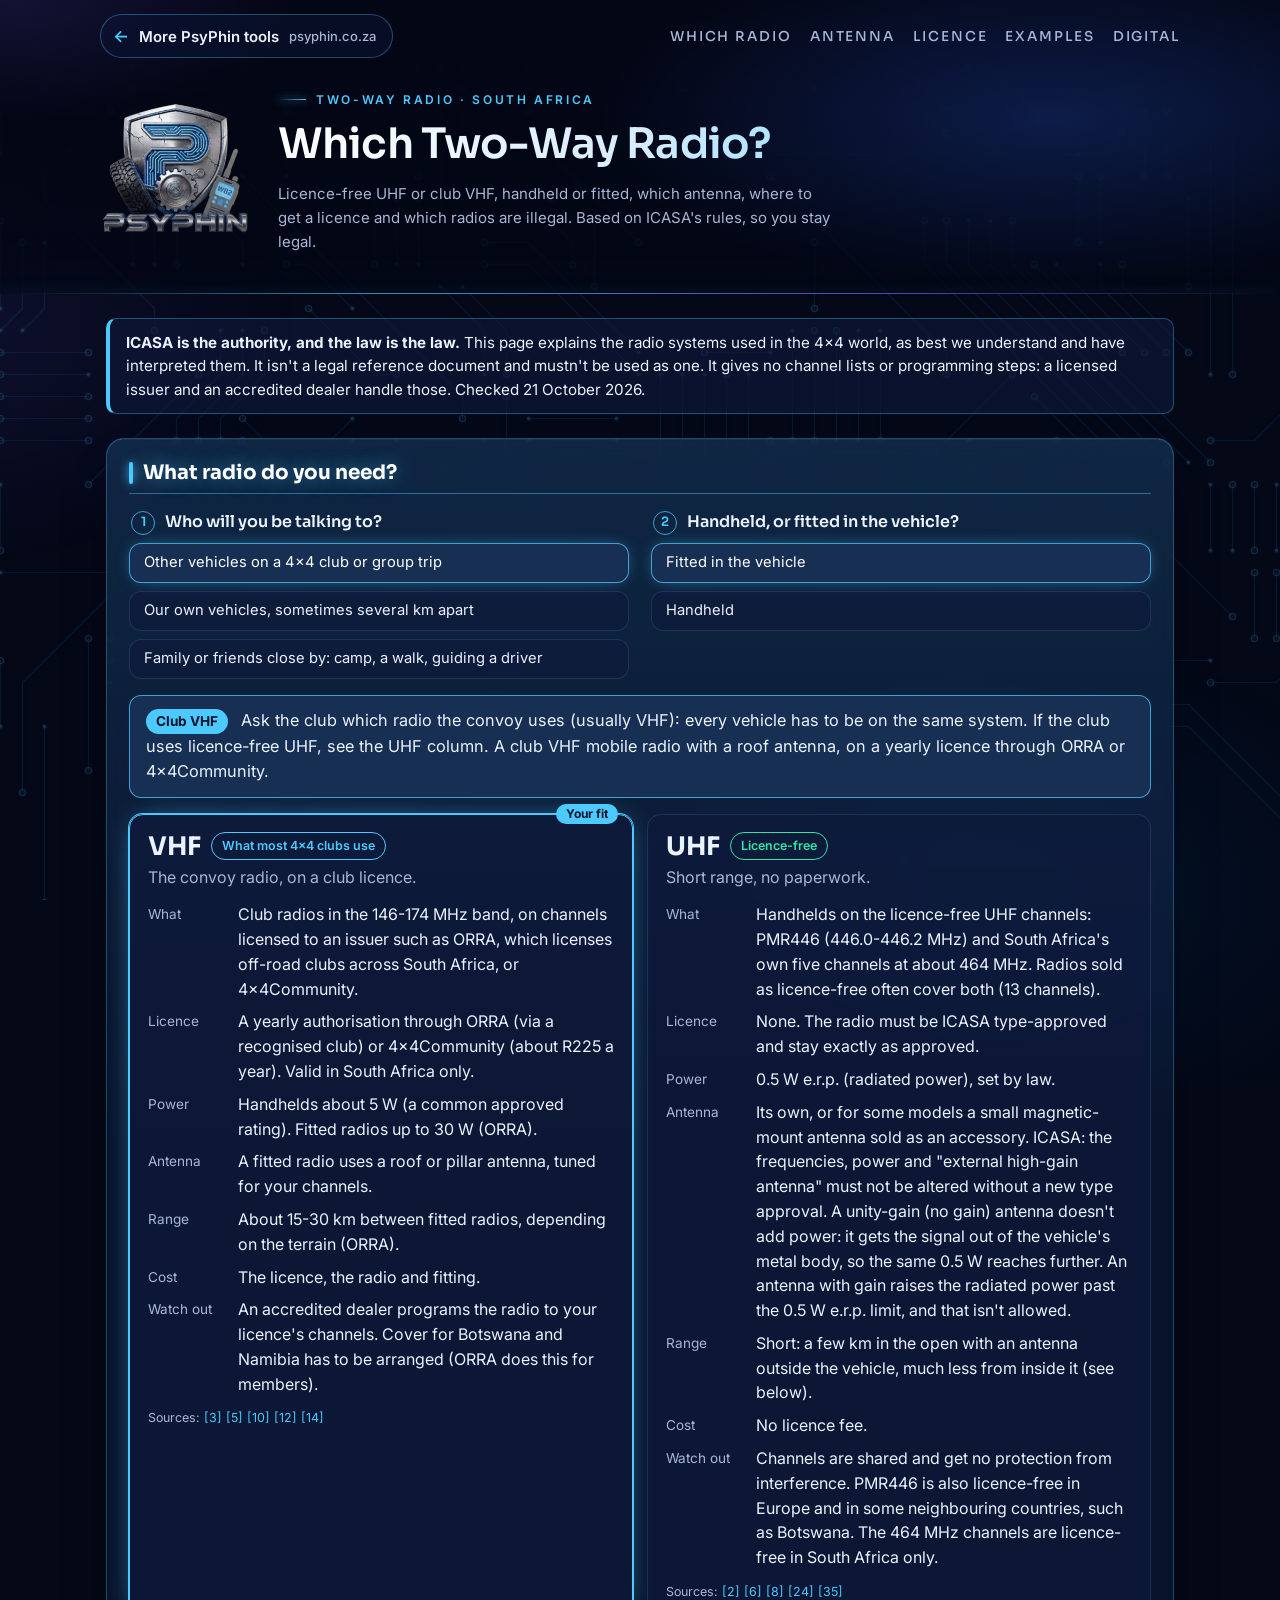
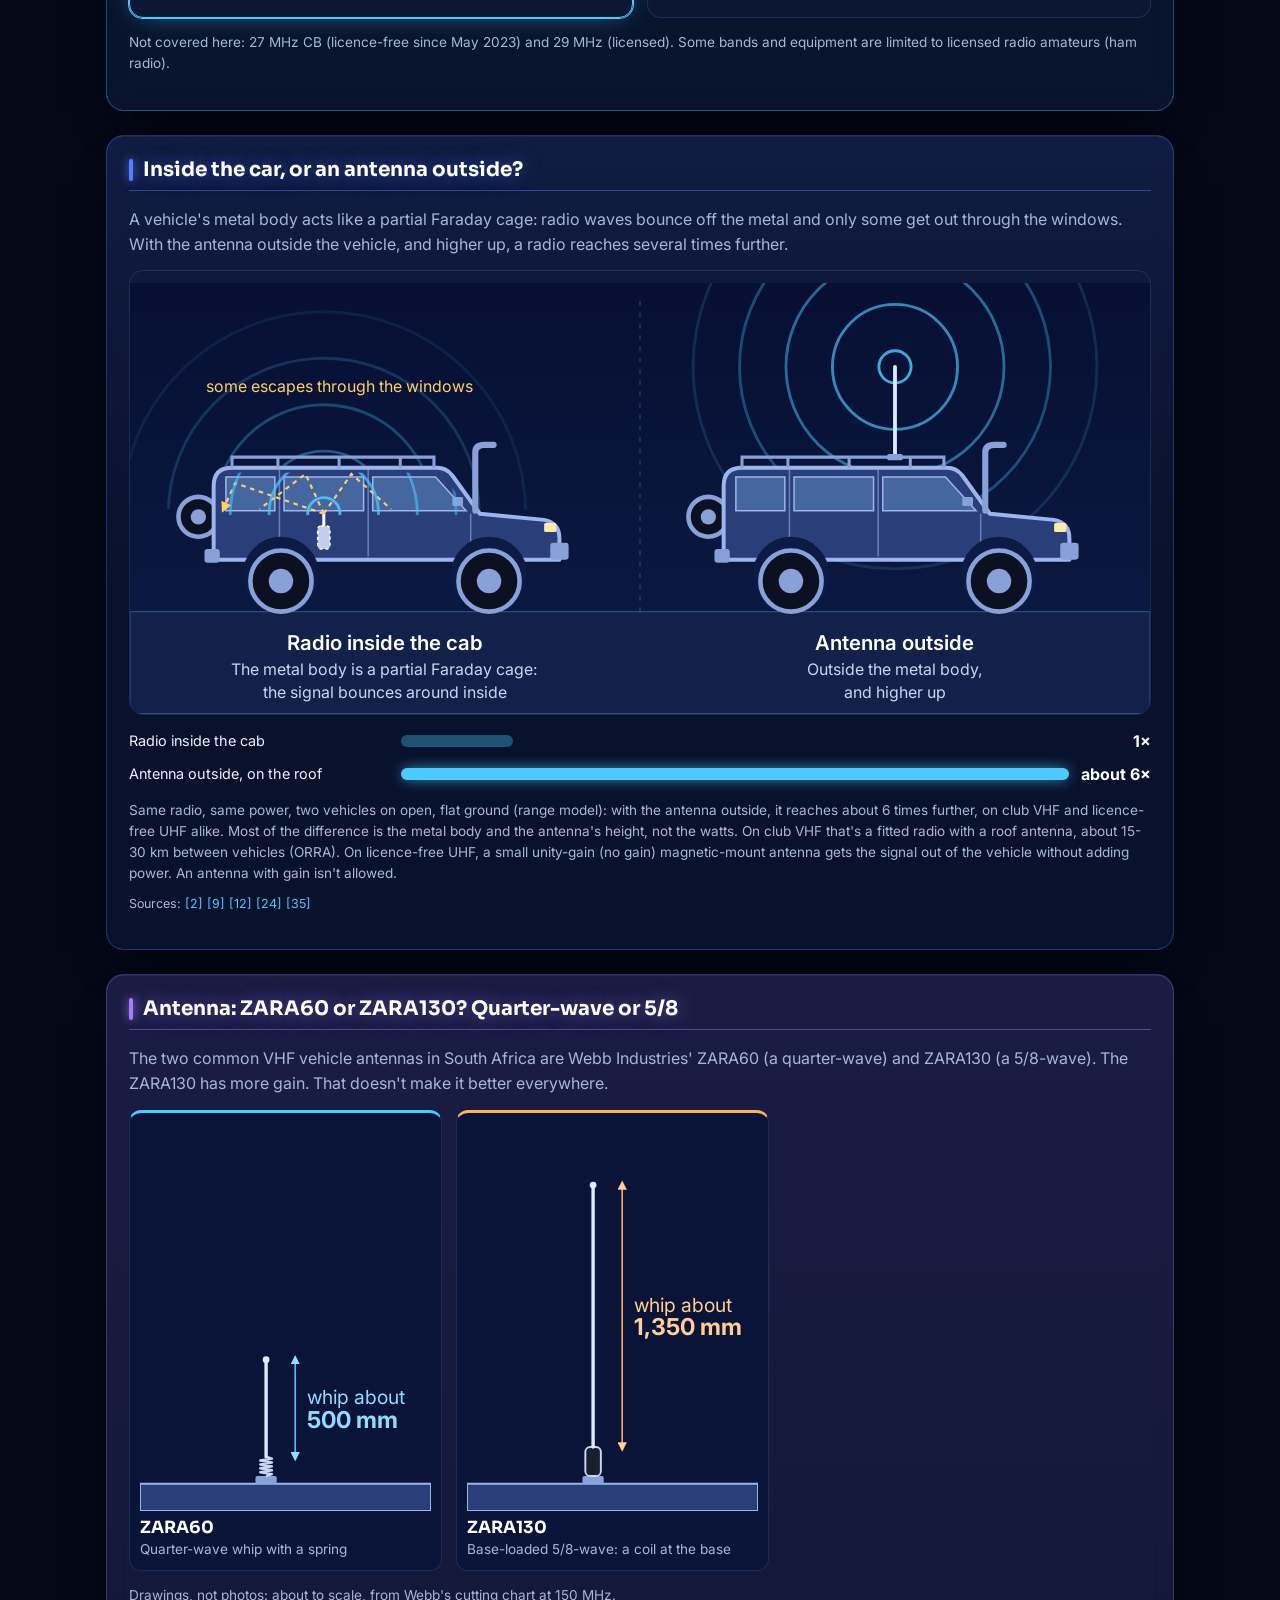
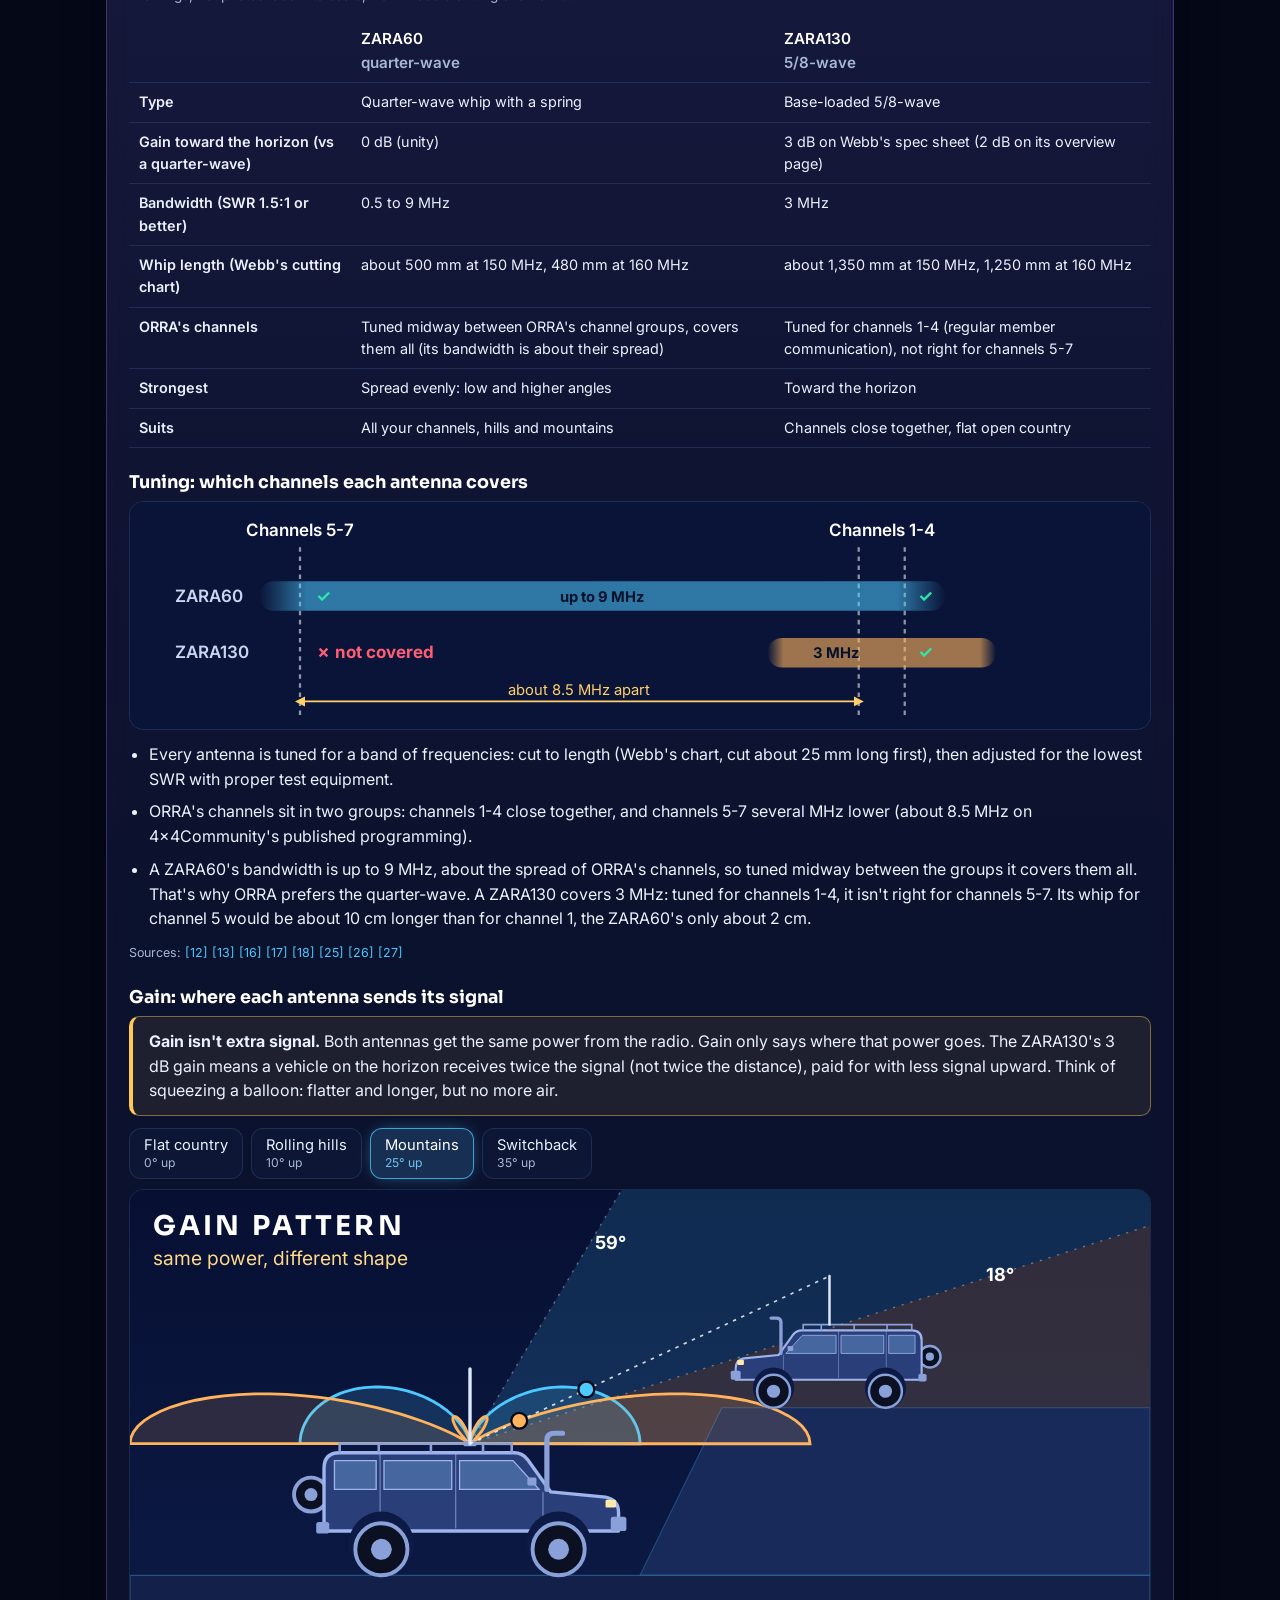
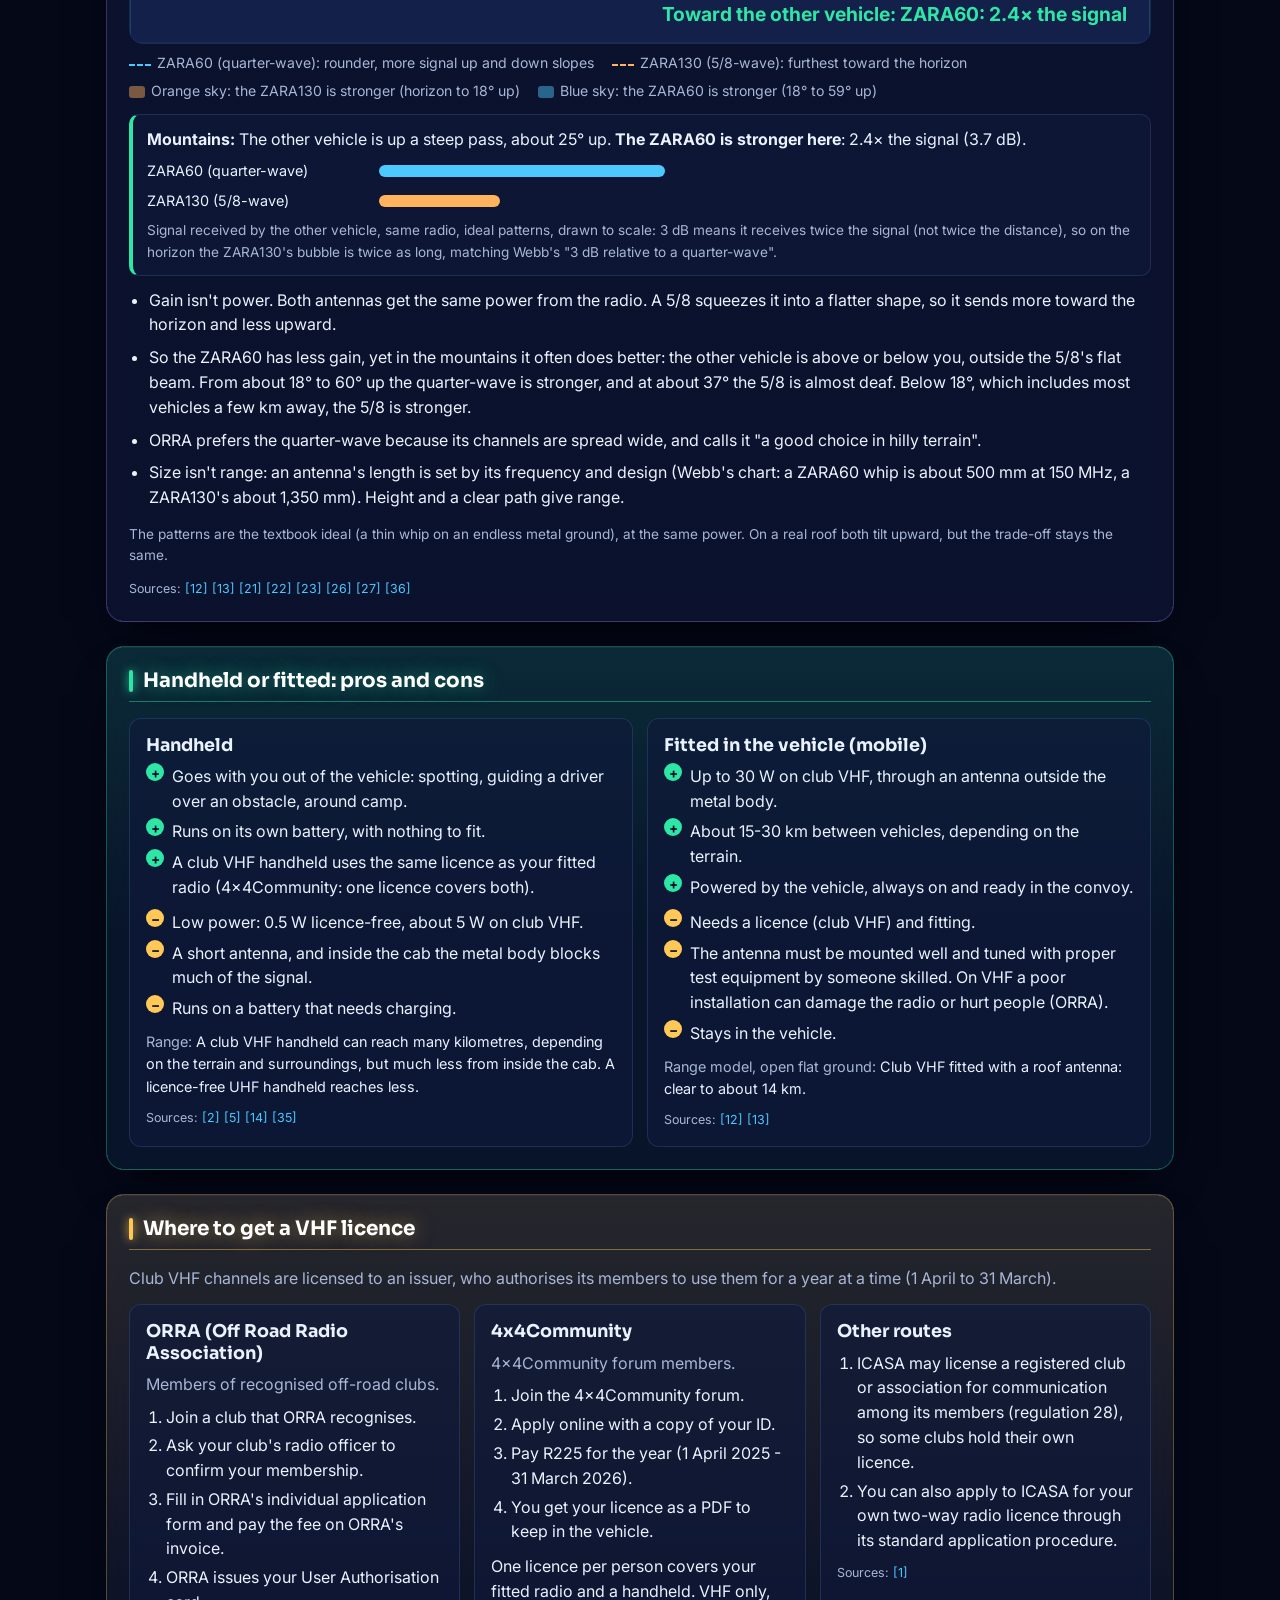
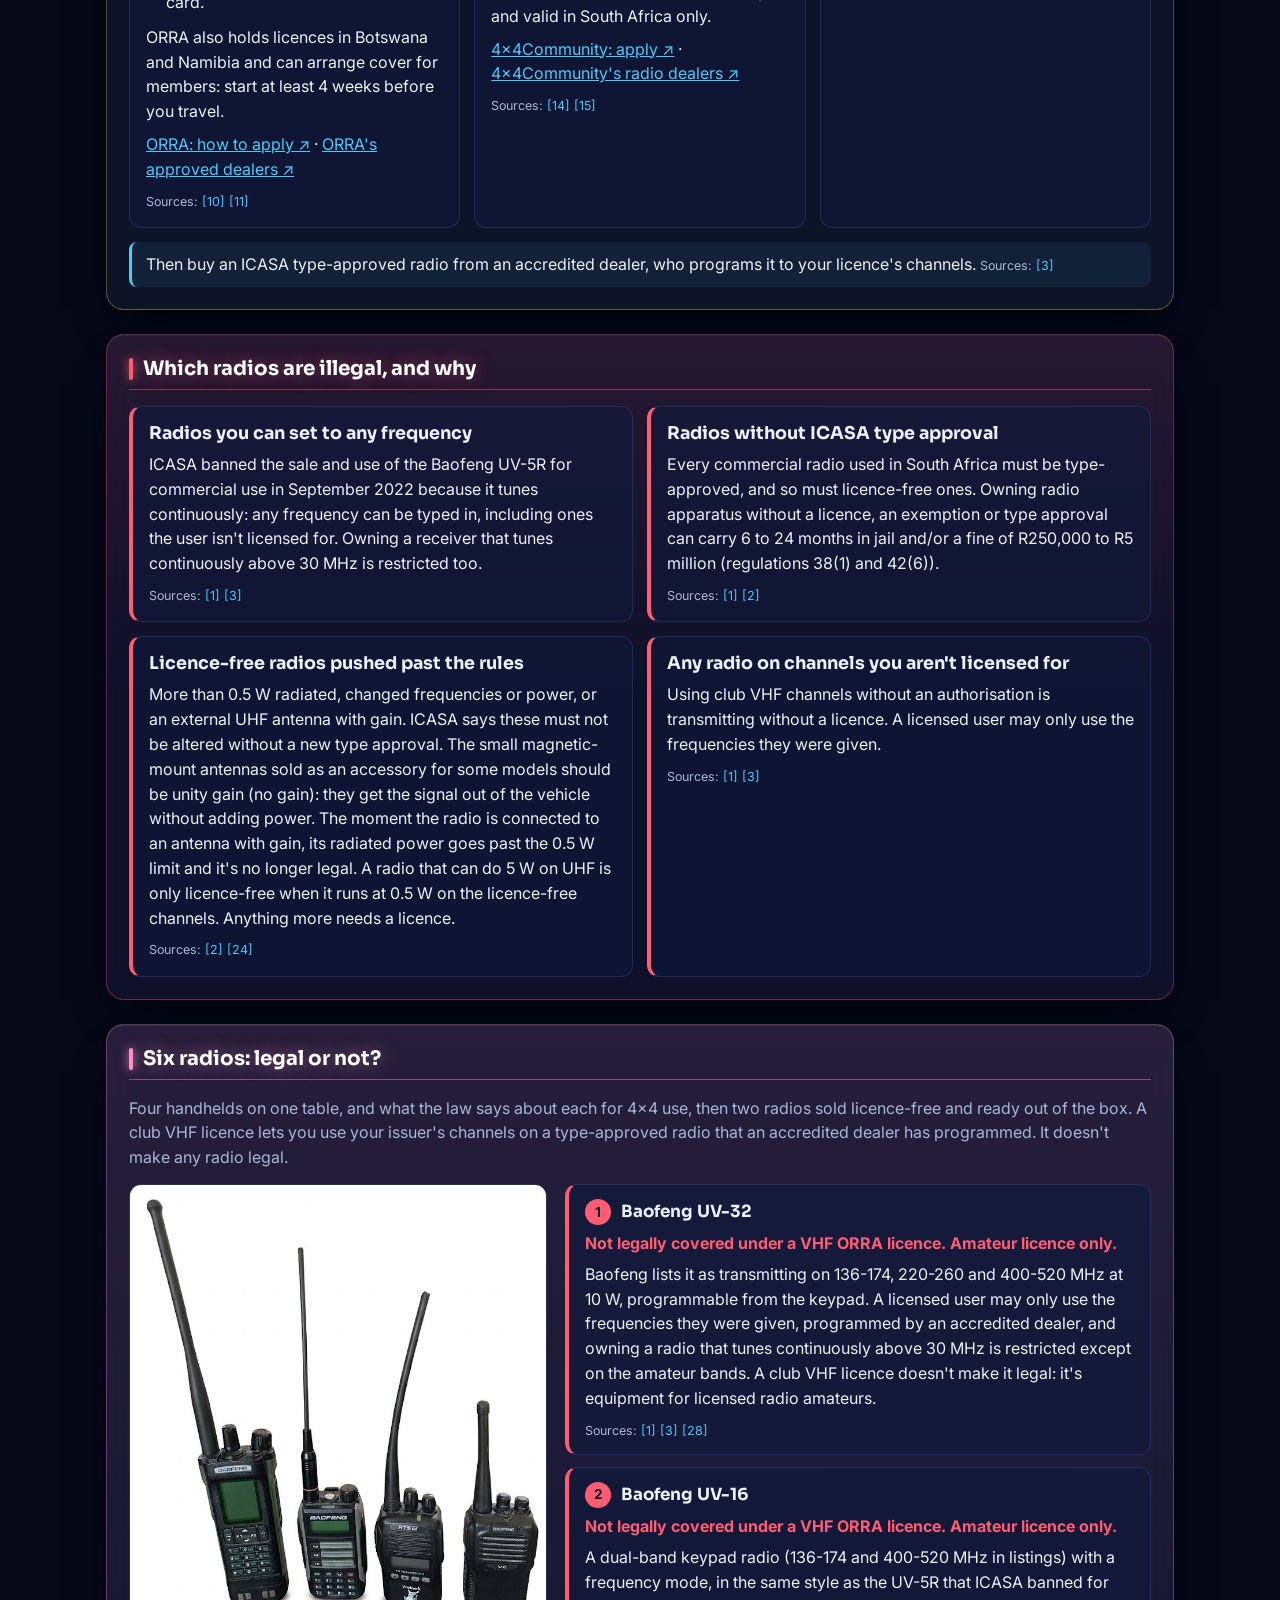
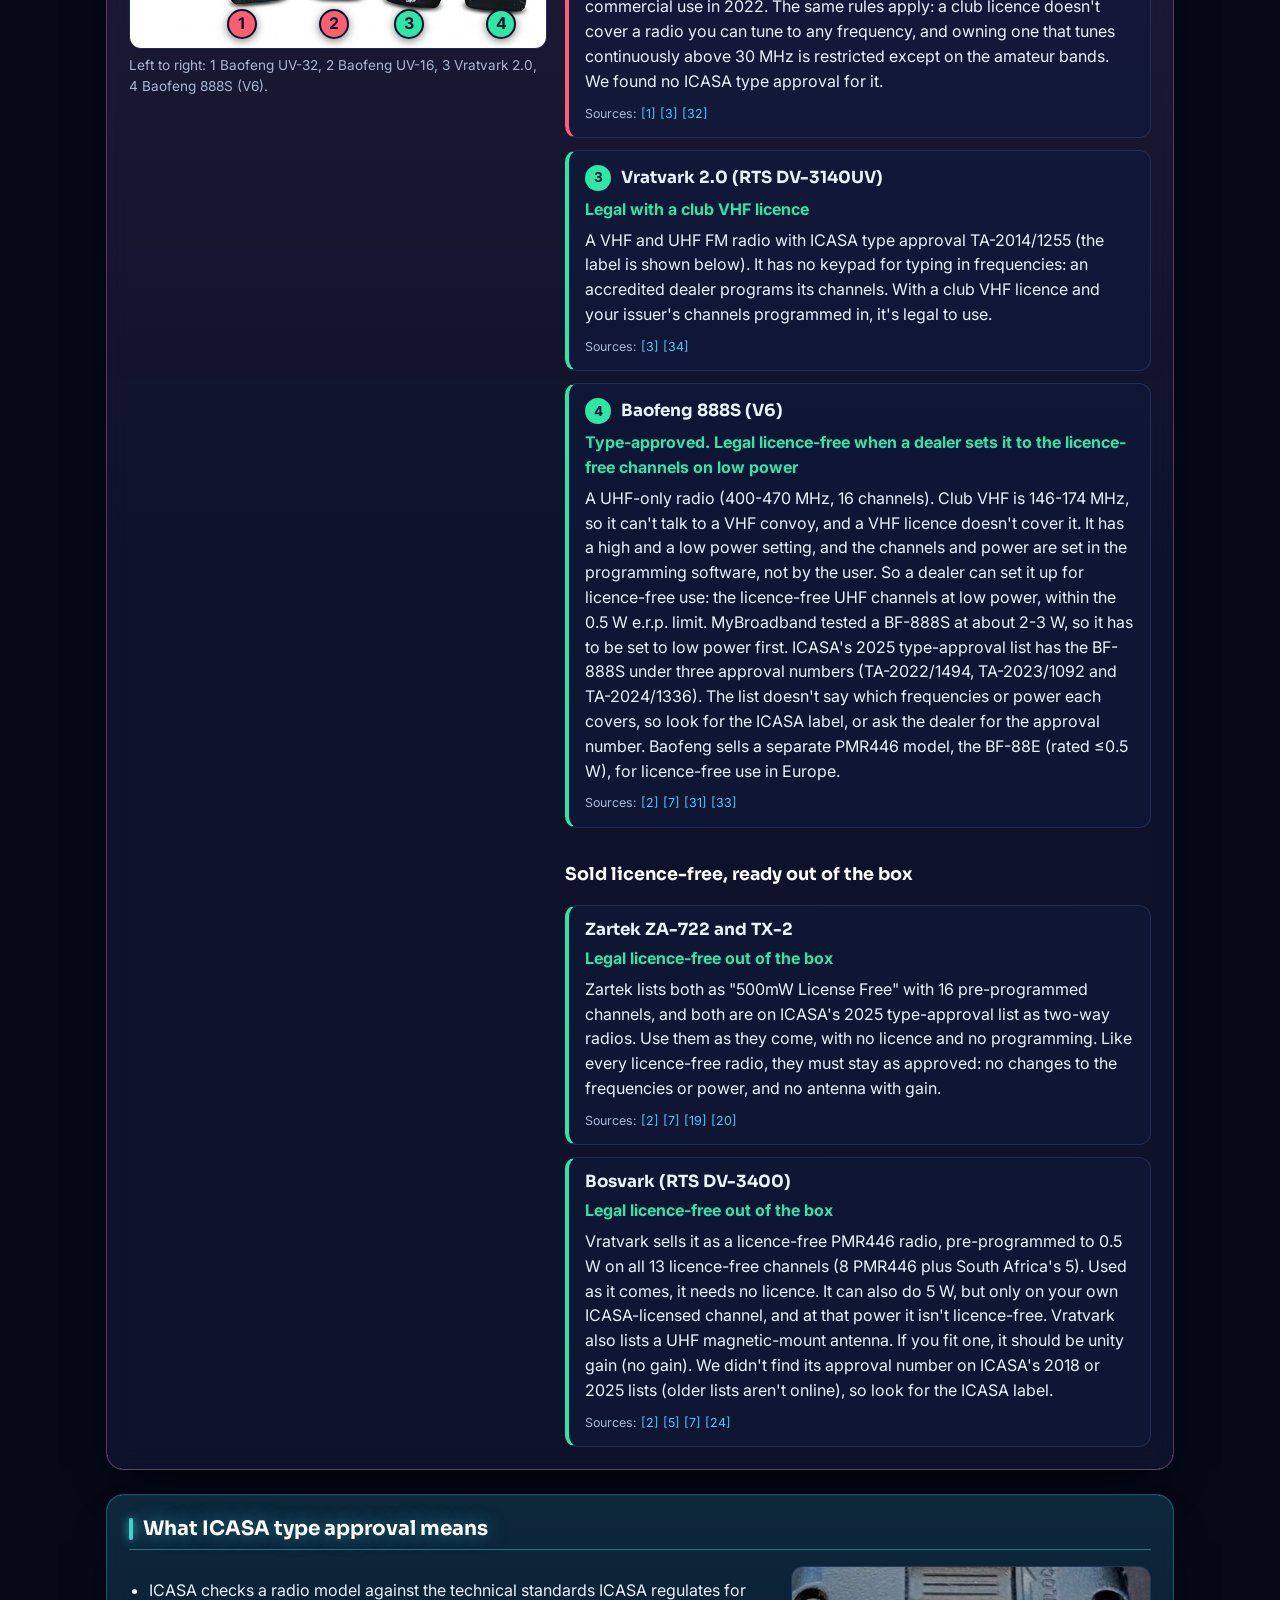
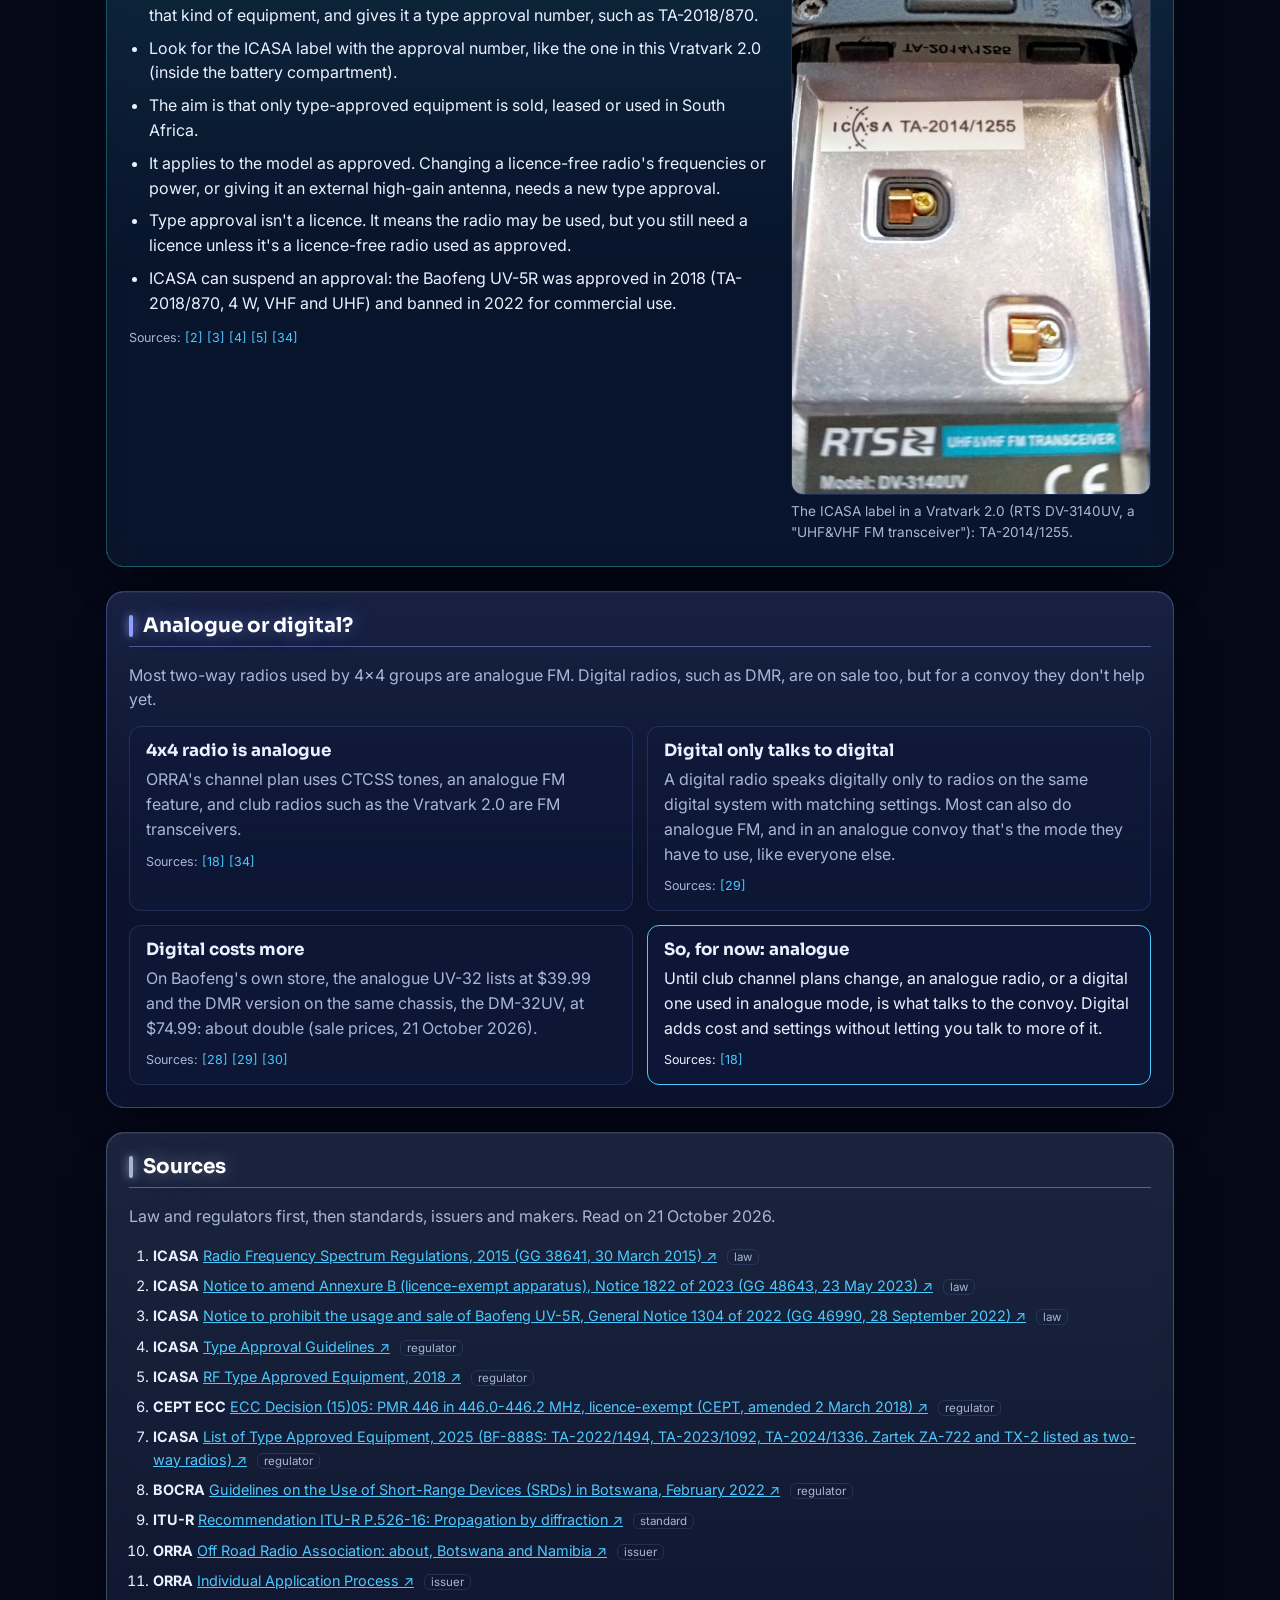
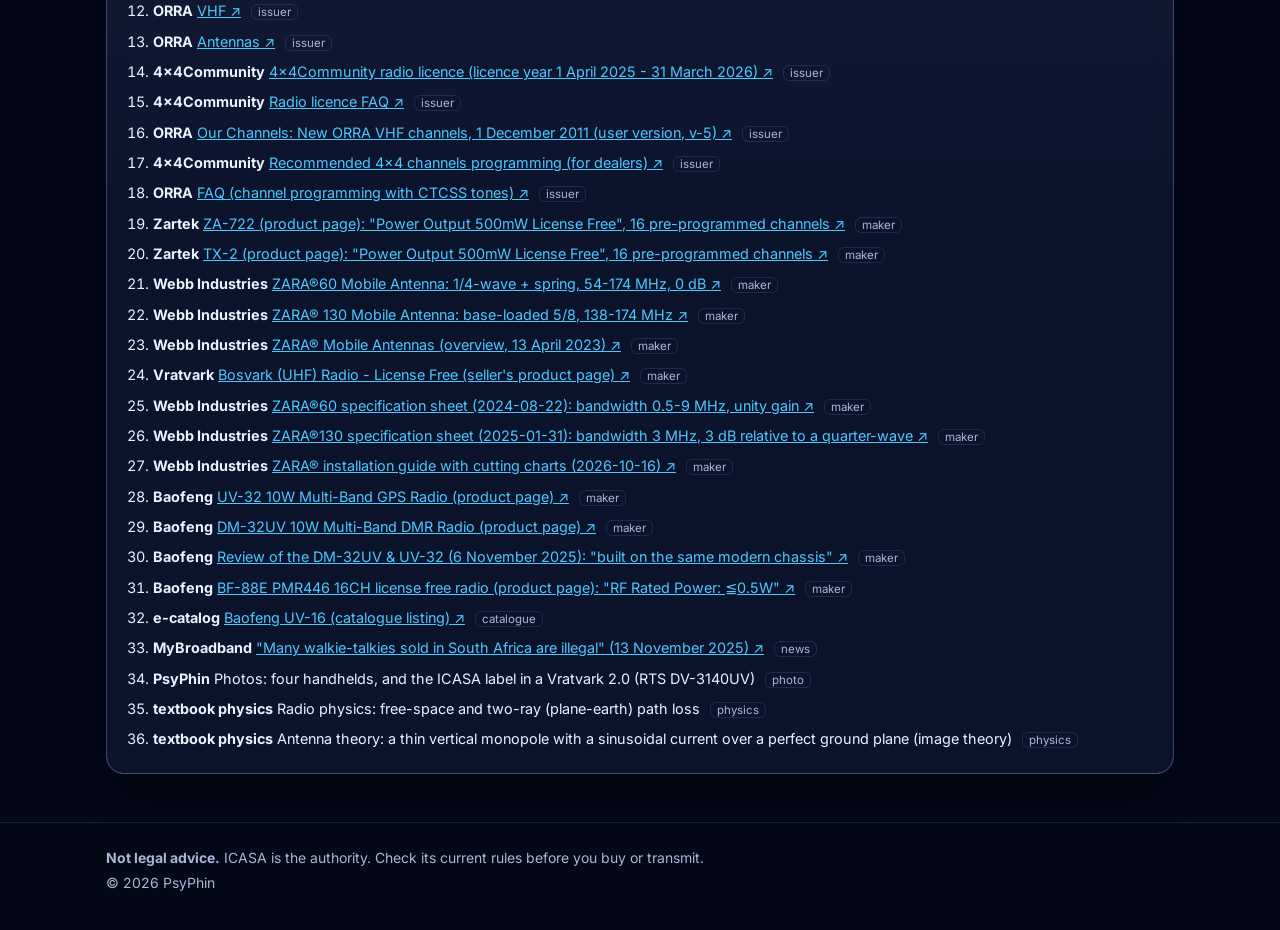
<file: index.html>
<!doctype html>
<html lang="en-ZA" data-circuit="still">
<head>
  <meta charset="utf-8">
  <meta name="viewport" content="width=device-width, initial-scale=1">
  <title>Which Two-Way Radio? VHF or UHF in South Africa | PsyPhin</title>
  <meta name="description" content="Which two-way radio you need in South Africa: licence-free UHF or club VHF, handheld or fitted, which antenna, where to get a licence and what's illegal.">
  <link rel="canonical" href="https://radio.psyphin.co.za/">
  <meta property="og:type" content="website">
  <meta property="og:site_name" content="PsyPhin">
  <meta property="og:title" content="Which Two-Way Radio?">
  <meta property="og:description" content="Which two-way radio you need in South Africa: licence-free UHF or club VHF, handheld or fitted, which antenna, where to get a licence and what's illegal.">
  <meta property="og:image" content="https://psyphin.co.za/assets/img/projects/which-radio.jpg">
  <meta name="twitter:card" content="summary_large_image">
  <meta property="og:url" content="https://radio.psyphin.co.za/">
  <meta property="og:locale" content="en_ZA">
  <script type="application/ld+json">
  {
    "@context": "https://schema.org",
    "@type": "WebApplication",
    "name": "Which Two-Way Radio?",
    "url": "https://radio.psyphin.co.za/",
    "description": "Which two-way radio you need in South Africa: licence-free UHF or club VHF, handheld or fitted, which antenna, where to get a licence and what's illegal.",
    "applicationCategory": "ReferenceApplication",
    "operatingSystem": "Any (runs in the browser)",
    "inLanguage": "en-ZA",
    "isAccessibleForFree": true,
    "publisher": {
      "@type": "Organization",
      "name": "PsyPhin",
      "url": "https://psyphin.co.za/"
    }
  }
  </script>
  <meta name="theme-color" content="#040817">
  <link rel="icon" href="favicon.ico" sizes="48x48">
  <link rel="icon" href="favicon-96x96.png" type="image/png" sizes="96x96">
  <link rel="icon" href="favicon-192x192.png" type="image/png" sizes="192x192">
  <link rel="apple-touch-icon" href="apple-touch-icon.png" sizes="180x180">
  <link rel="preconnect" href="https://fonts.googleapis.com">
  <link rel="preconnect" href="https://fonts.gstatic.com" crossorigin>
  <link href="https://fonts.googleapis.com/css2?family=Inter:wght@400;500;600;700&family=Sora:wght@500;600;700&display=swap" rel="stylesheet">
  <link rel="stylesheet" href="css/style.css?v=20261027j">
</head>
<body>
  <a class="skip-link" href="#main">Skip to content</a>

  <header class="brand-bar">
    <div class="brand-nav">
      <a class="back-link" href="https://psyphin.co.za/#tools"><span class="back-link-arrow" aria-hidden="true">&larr;</span> <span class="back-link-label"><span class="back-link-more">More </span>PsyPhin tools</span> <span class="back-link-domain">psyphin.co.za</span></a>
      <nav class="nav" aria-label="On this page">
        <a href="#need">Which radio</a>
        <a href="#antenna">Antenna</a>
        <a href="#licence">Licence</a>
        <a href="#examples">Examples</a>
        <a href="#digital">Digital</a>
      </nav>
    </div>
    <div class="brand-inner">
      <a class="brand-logo-link" href="https://psyphin.co.za/" aria-label="PsyPhin home"><img src="logo.jpg" alt="PsyPhin" class="brand-logo" width="560" height="501"></a>
      <div class="brand-text">
        <p class="brand-eyebrow">Two-way radio &middot; South Africa</p>
        <h1>Which Two-Way Radio?</h1>
        <p class="subtitle">Licence-free UHF or club VHF, handheld or fitted, which antenna, where to get a licence and which radios are illegal. Based on ICASA's rules, so you stay legal.</p>
      </div>
    </div>
  </header>

  <main id="main" class="wrap">
    <aside class="law-note" role="note">
      <p><strong>ICASA is the authority, and the law is the law.</strong> This page explains the radio systems used in the 4x4 world, as best we understand and have interpreted them. It isn't a legal reference document and mustn't be used as one. It gives no channel lists or programming steps: a licensed issuer and an accredited dealer handle those. Checked <span data-checked></span>.</p>
    </aside>

    <!-- 1 + 2. what radio, VHF and UHF side by side -->
    <section class="stage" id="need" aria-labelledby="need-title">
      <h2 class="part-label" id="need-title">What radio do you need?</h2>
      <form class="chooser" id="chooser" aria-label="Your answers"></form>
      <p class="answer" id="answer" aria-live="polite"></p>
      <div class="bands" id="bands"></div>
      <p class="small" id="bands-note"></p>
    </section>

    <!-- 3. inside the car vs antenna outside -->
    <section class="stage" id="outside" aria-labelledby="outside-title">
      <h2 class="part-label" id="outside-title">Inside the car, or an antenna outside?</h2>
      <p class="lede">A vehicle's metal body acts like a partial Faraday cage: radio waves bounce off the metal and only some get out through the windows. With the antenna outside the vehicle, and higher up, a radio reaches several times further.</p>
      <div class="scene-wrap">
        <svg id="outside-svg" viewBox="0 0 900 380" role="img" aria-labelledby="outside-desc"><desc id="outside-desc">Two vehicles: one with a handheld radio inside the cab, one with an antenna outside</desc></svg>
      </div>
      <div class="reach" id="outside-reach" aria-live="polite"></div>
      <p class="small" id="outside-note"></p>
    </section>

    <!-- 4. antennas -->
    <section class="stage" id="antenna" aria-labelledby="antenna-title">
      <h2 class="part-label" id="antenna-title">Antenna: ZARA60 or ZARA130? Quarter-wave or 5/8</h2>
      <p class="lede">The two common VHF vehicle antennas in South Africa are Webb Industries' ZARA60 (a quarter-wave) and ZARA130 (a 5/8-wave). The ZARA130 has more gain. That doesn't make it better everywhere.</p>
      <div class="ant-pics" id="ant-pics"></div>
      <p class="small">Drawings, not photos: about to scale, from Webb's cutting chart at 150 MHz.</p>
      <div class="table-wrap"><table class="zara" id="zara-table"></table></div>
      <h3 class="sub-label">Tuning: which channels each antenna covers</h3>
      <div class="scene-wrap">
        <svg id="tuning-svg" viewBox="0 0 900 200" role="img" aria-label="ORRA's two channel groups and the bandwidth each antenna covers"></svg>
      </div>
      <ul class="points" id="tuning-points"></ul>
      <div id="tuning-refs"></div>
      <h3 class="sub-label">Gain: where each antenna sends its signal</h3>
      <div class="gain-note">
        <p><strong>Gain isn't extra signal.</strong> Both antennas get the same power from the radio. Gain only says where that power goes. The ZARA130's 3 dB gain means a vehicle on the horizon receives twice the signal (not twice the distance), paid for with less signal upward. Think of squeezing a balloon: flatter and longer, but no more air.</p>
      </div>
      <div class="chips" id="antenna-scenario" role="radiogroup" aria-label="Terrain"></div>
      <div class="scene-wrap">
        <svg id="bubble" viewBox="0 0 900 400" role="img" aria-labelledby="bubble-desc"><desc id="bubble-desc">The radiation patterns of a quarter-wave and a 5/8-wave antenna</desc></svg>
      </div>
      <p class="bubble-key"><span class="k-q">ZARA60 (quarter-wave): rounder, more signal up and down slopes</span><span class="k-f">ZARA130 (5/8-wave): furthest toward the horizon</span><span class="k-sf" id="key-sf"></span><span class="k-sq" id="key-sq"></span></p>
      <div class="meters" id="antenna-meters" aria-live="polite"></div>
      <ul class="points" id="antenna-points"></ul>
      <p class="small">The patterns are the textbook ideal (a thin whip on an endless metal ground), at the same power. On a real roof both tilt upward, but the trade-off stays the same.</p>
      <div id="antenna-refs"></div>
    </section>

    <!-- 5. handheld vs mobile -->
    <section class="stage" id="kinds" aria-labelledby="kinds-title">
      <h2 class="part-label" id="kinds-title">Handheld or fitted: pros and cons</h2>
      <div class="kinds" id="kinds-list"></div>
    </section>

    <!-- 6. licence -->
    <section class="stage" id="licence" aria-labelledby="licence-title">
      <h2 class="part-label" id="licence-title">Where to get a VHF licence</h2>
      <p class="lede">Club VHF channels are licensed to an issuer, who authorises its members to use them for a year at a time (1 April to 31 March).</p>
      <div class="licences" id="licence-list"></div>
      <p class="then" id="licence-then"></p>
    </section>

    <!-- 7. illegal -->
    <section class="stage" id="illegal" aria-labelledby="illegal-title">
      <h2 class="part-label" id="illegal-title">Which radios are illegal, and why</h2>
      <div class="illegal" id="illegal-list"></div>
    </section>

    <!-- 7b. four real radios -->
    <section class="stage" id="examples" aria-labelledby="examples-title">
      <h2 class="part-label" id="examples-title">Six radios: legal or not?</h2>
      <p class="lede" id="examples-intro"></p>
      <div class="examples">
        <figure class="photo-fig">
          <div class="photo-wrap" id="examples-photo">
            <img src="img/radios-800.jpg" width="720" height="800" alt="Four handheld radios on a table, numbered 1 to 4 from left to right: Baofeng UV-32, Baofeng UV-16, Vratvark 2.0 and Baofeng 888S (V6)" loading="lazy">
          </div>
          <figcaption>Left to right: 1 Baofeng UV-32, 2 Baofeng UV-16, 3 Vratvark 2.0, 4 Baofeng 888S (V6).</figcaption>
        </figure>
        <div class="example-cards" id="examples-list"></div>
      </div>
    </section>

    <!-- 8. type approval -->
    <section class="stage" id="approval" aria-labelledby="approval-title">
      <h2 class="part-label" id="approval-title">What ICASA type approval means</h2>
      <div class="approval">
        <div>
          <ul class="points" id="approval-points"></ul>
          <div id="approval-refs"></div>
        </div>
        <figure class="photo-fig photo-fig--label">
          <img src="img/icasa-label-800.jpg" width="543" height="800" alt="ICASA type approval label reading TA-2014/1255 inside the battery compartment of an RTS DV-3140UV UHF and VHF FM transceiver" loading="lazy">
          <figcaption>The ICASA label in a Vratvark 2.0 (RTS DV-3140UV, a "UHF&amp;VHF FM transceiver"): TA-2014/1255.</figcaption>
        </figure>
      </div>
    </section>

    <!-- 9. analogue or digital -->
    <section class="stage" id="digital" aria-labelledby="digital-title">
      <h2 class="part-label" id="digital-title">Analogue or digital?</h2>
      <p class="lede" id="digital-lead"></p>
      <div class="digital" id="digital-list"></div>
    </section>

    <section class="stage" id="sources" aria-labelledby="sources-title">
      <h2 class="part-label" id="sources-title">Sources</h2>
      <p class="muted">Law and regulators first, then standards, issuers and makers. Read on <span data-checked></span>.</p>
      <ol class="source-list" id="source-list"></ol>
    </section>
  </main>

  <footer class="site-footer">
    <div class="wrap">
      <p><strong>Not legal advice.</strong> ICASA is the authority. Check its current rules before you buy or transmit.</p>
      <p>&copy; <span id="year"></span> PsyPhin</p>
    </div>
  </footer>

  <script src="js/data.js?v=20261027j"></script>
  <script src="js/model.js?v=20261027j"></script>
  <script src="js/antenna.js?v=20261027j"></script>
  <script src="js/app.js?v=20261027j"></script>
  <script src="js/circuit.js?v=20261027j"></script>

  <!-- GoatCounter: cookie-free page-visit stats at https://psyphin.goatcounter.com/ -->
  <!-- Shared with psyphin.co.za: prefix paths with the host so this site's "/" is counted separately -->
  <script>window.goatcounter = { path: function (p) { return location.host + p; } };</script>
  <script data-goatcounter="https://psyphin.goatcounter.com/count" async src="//gc.zgo.at/count.js"></script>
</body>
</html>
</file>
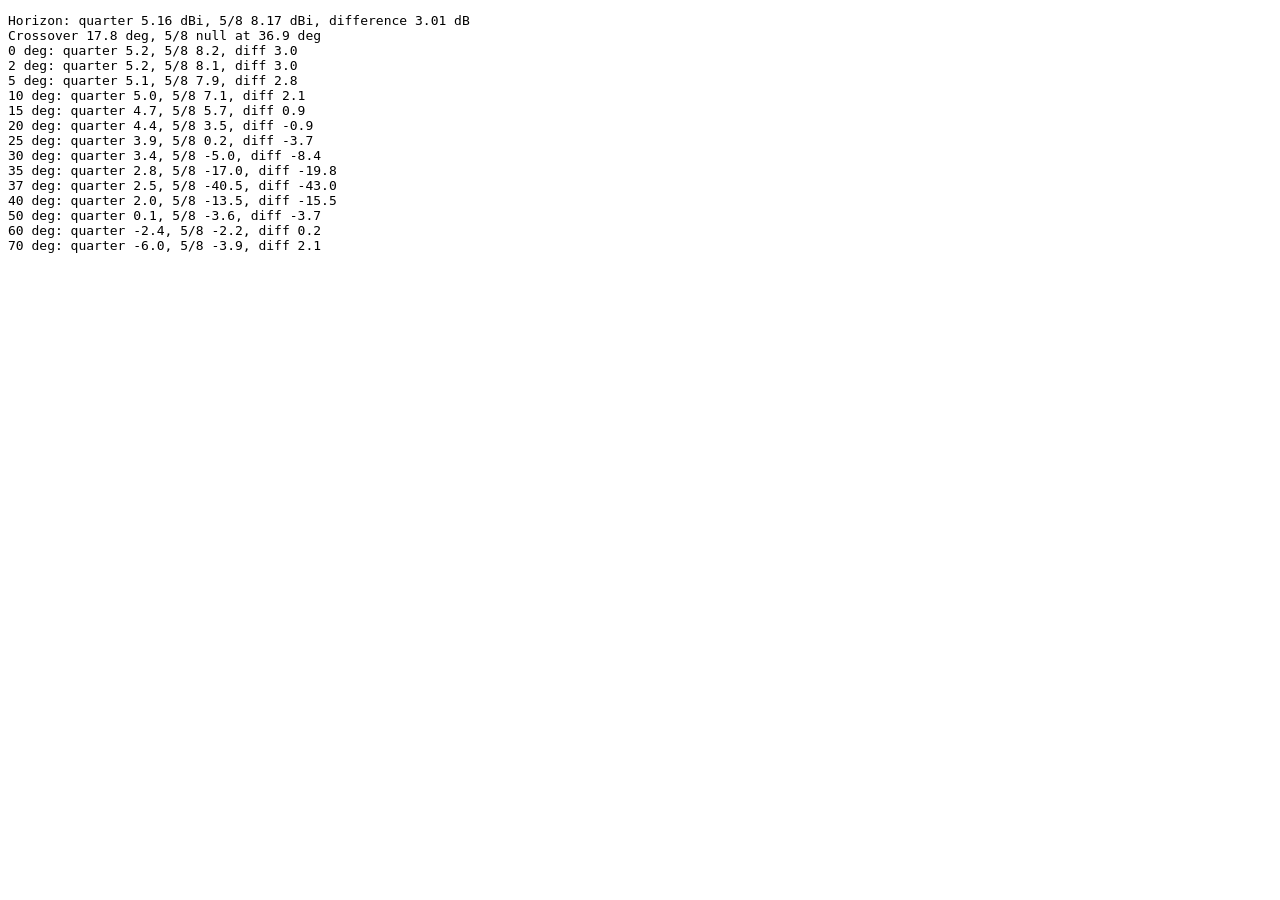
<file: tests/antenna-check.html>
<!doctype html>
<meta charset="utf-8">
<title>Antenna check</title>
<pre id="out"></pre>
<script src="../js/antenna.js"></script>
<script>
const A = window.RADIO.antenna;
let s = "Horizon: quarter " + A.quarter.dBi(0).toFixed(2) + " dBi, 5/8 " + A.fiveEighths.dBi(0).toFixed(2) + " dBi, difference " + A.difference(0).toFixed(2) + " dB\n";
s += "Crossover " + A.crossover().toFixed(1) + " deg, 5/8 null at " + A.nullElevation().toFixed(1) + " deg\n";
for (const a of [0, 2, 5, 10, 15, 20, 25, 30, 35, 37, 40, 50, 60, 70]) s += a + " deg: quarter " + A.quarter.dBi(a).toFixed(1) + ", 5/8 " + A.fiveEighths.dBi(a).toFixed(1) + ", diff " + A.difference(a).toFixed(1) + "\n";
document.getElementById("out").textContent = s;
</script>
</file>
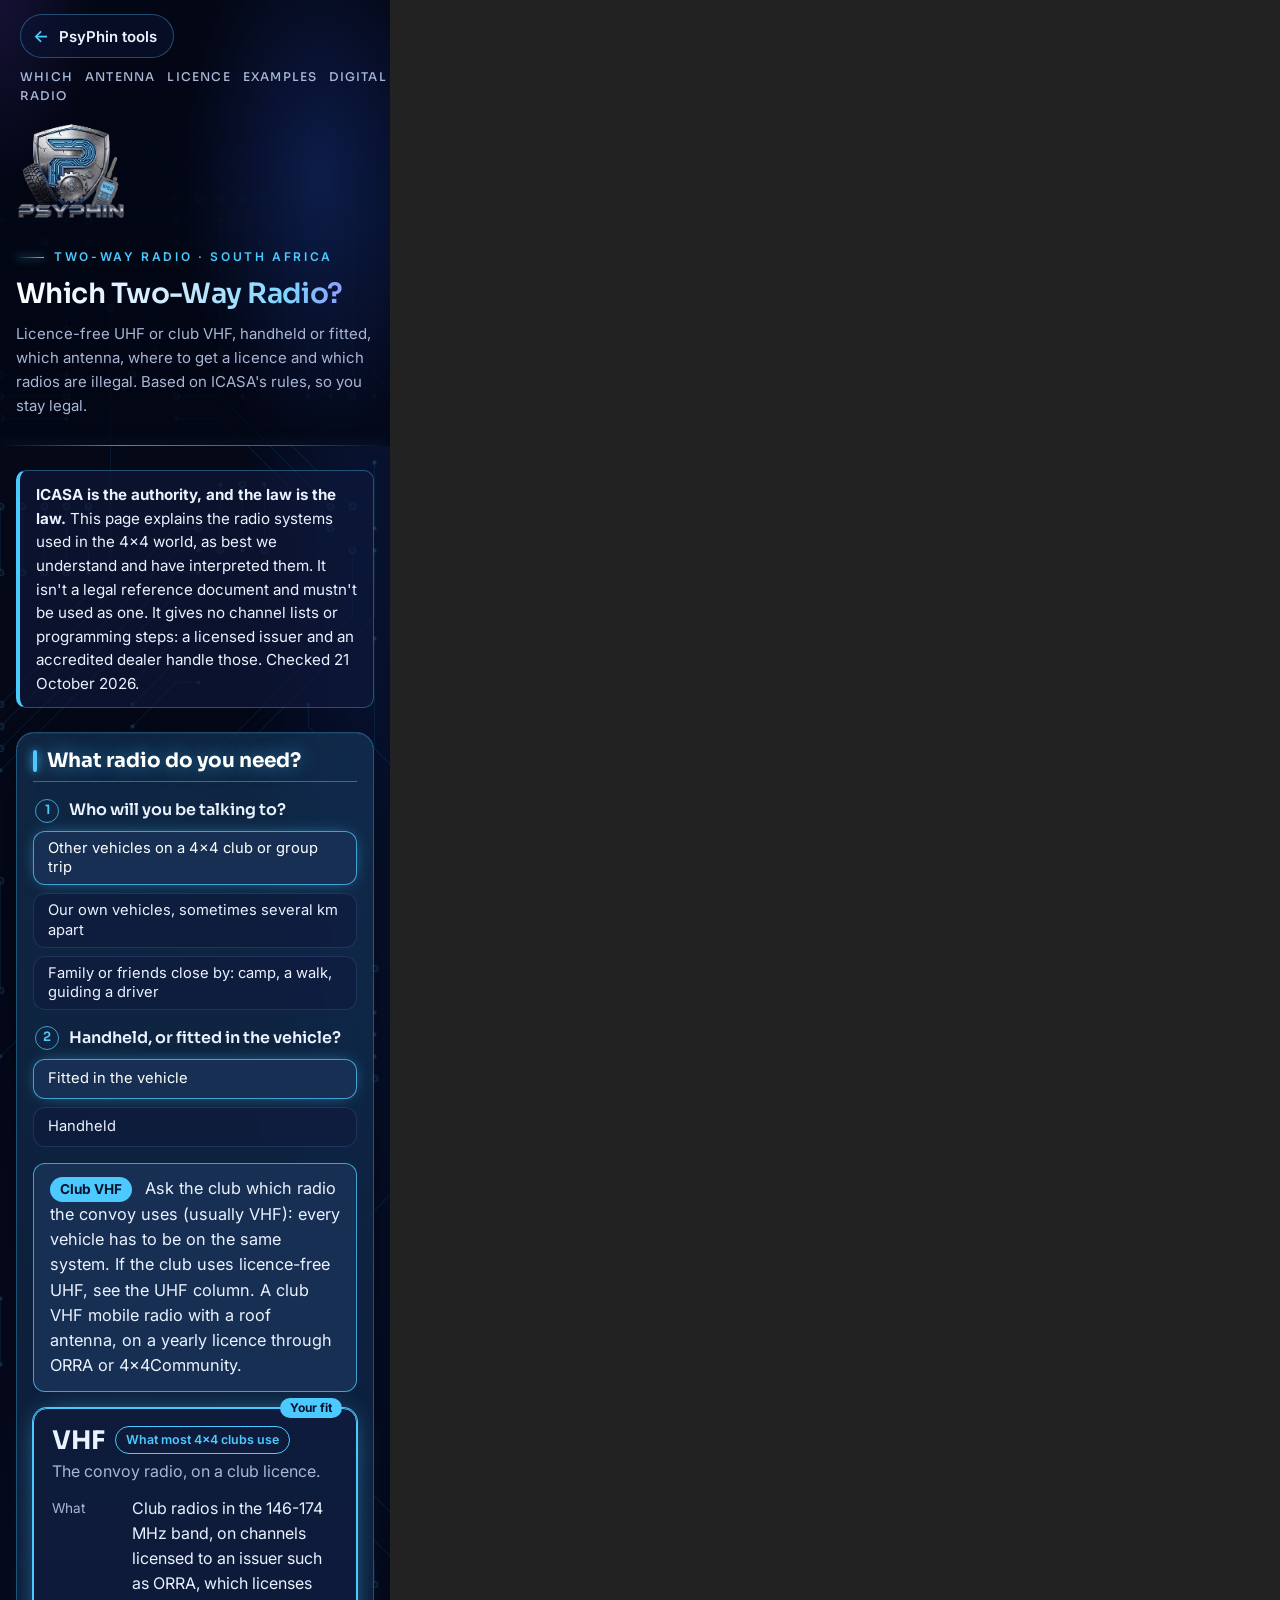
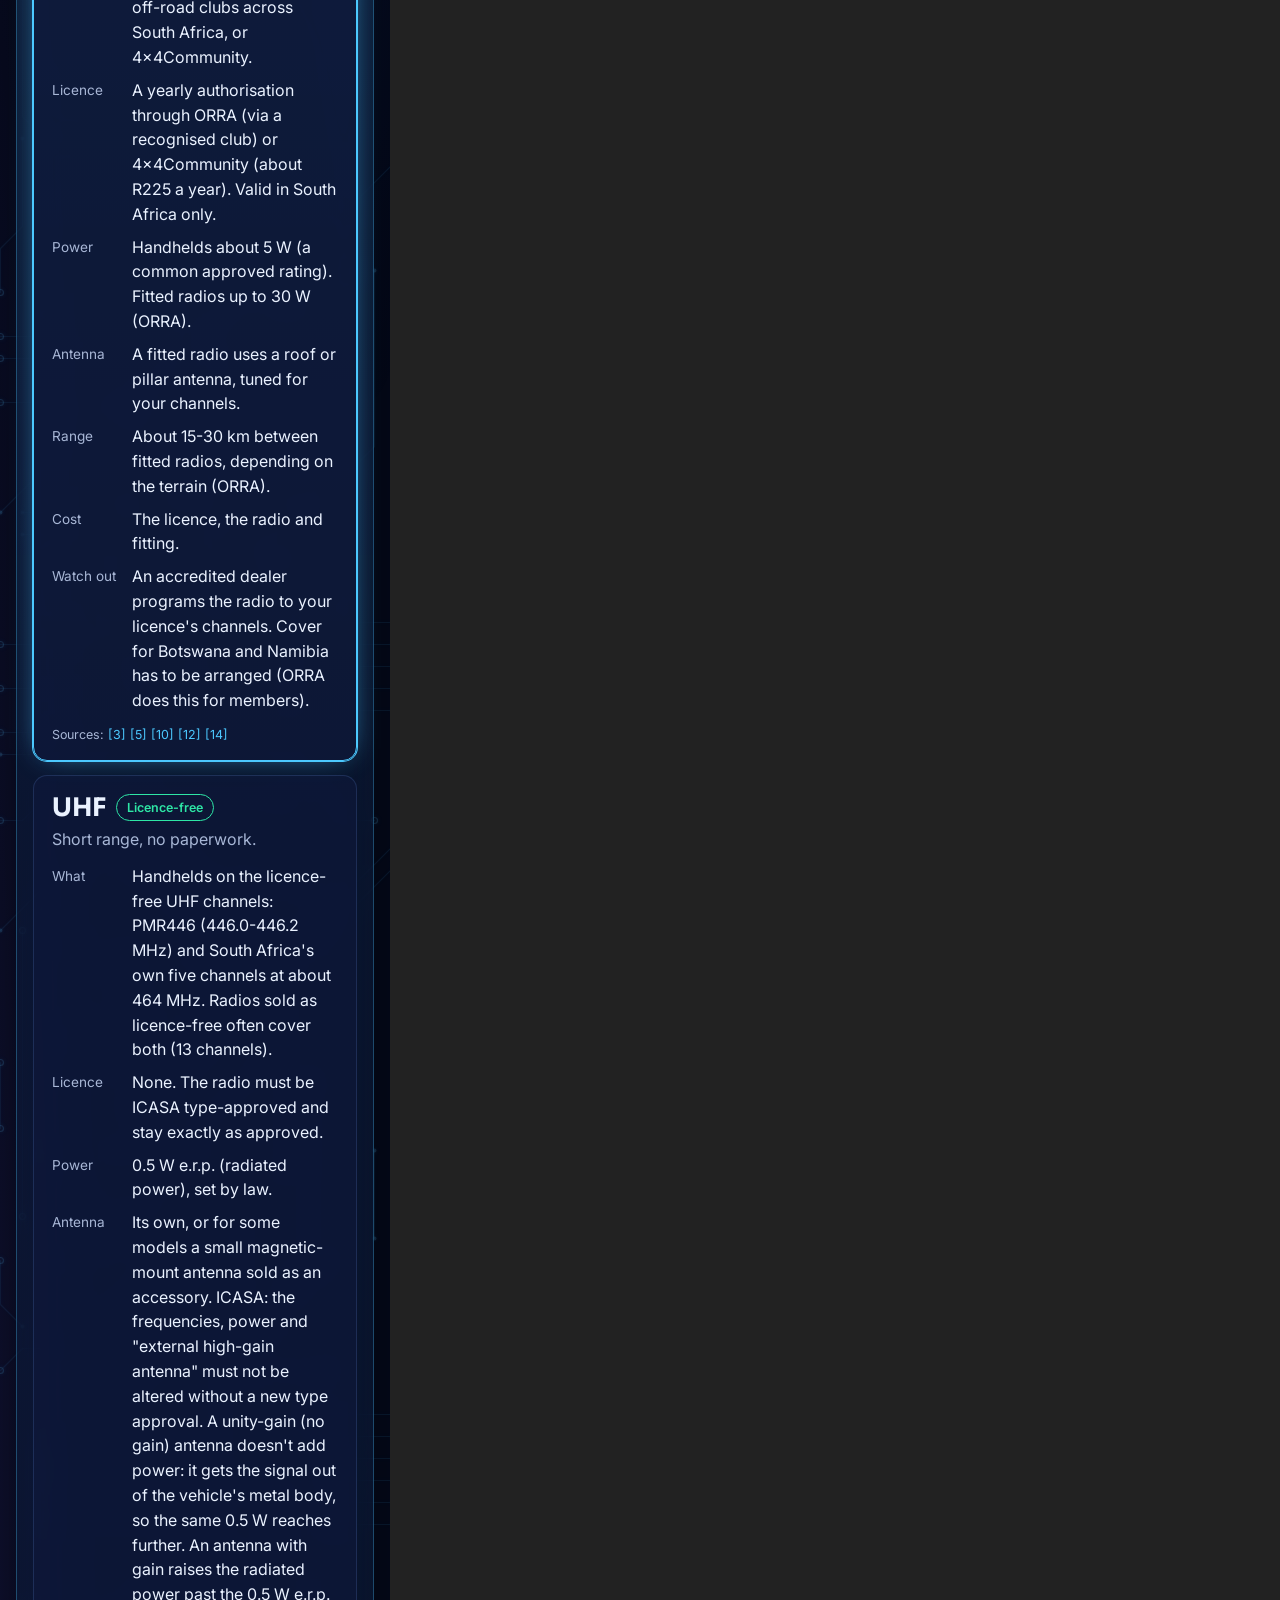
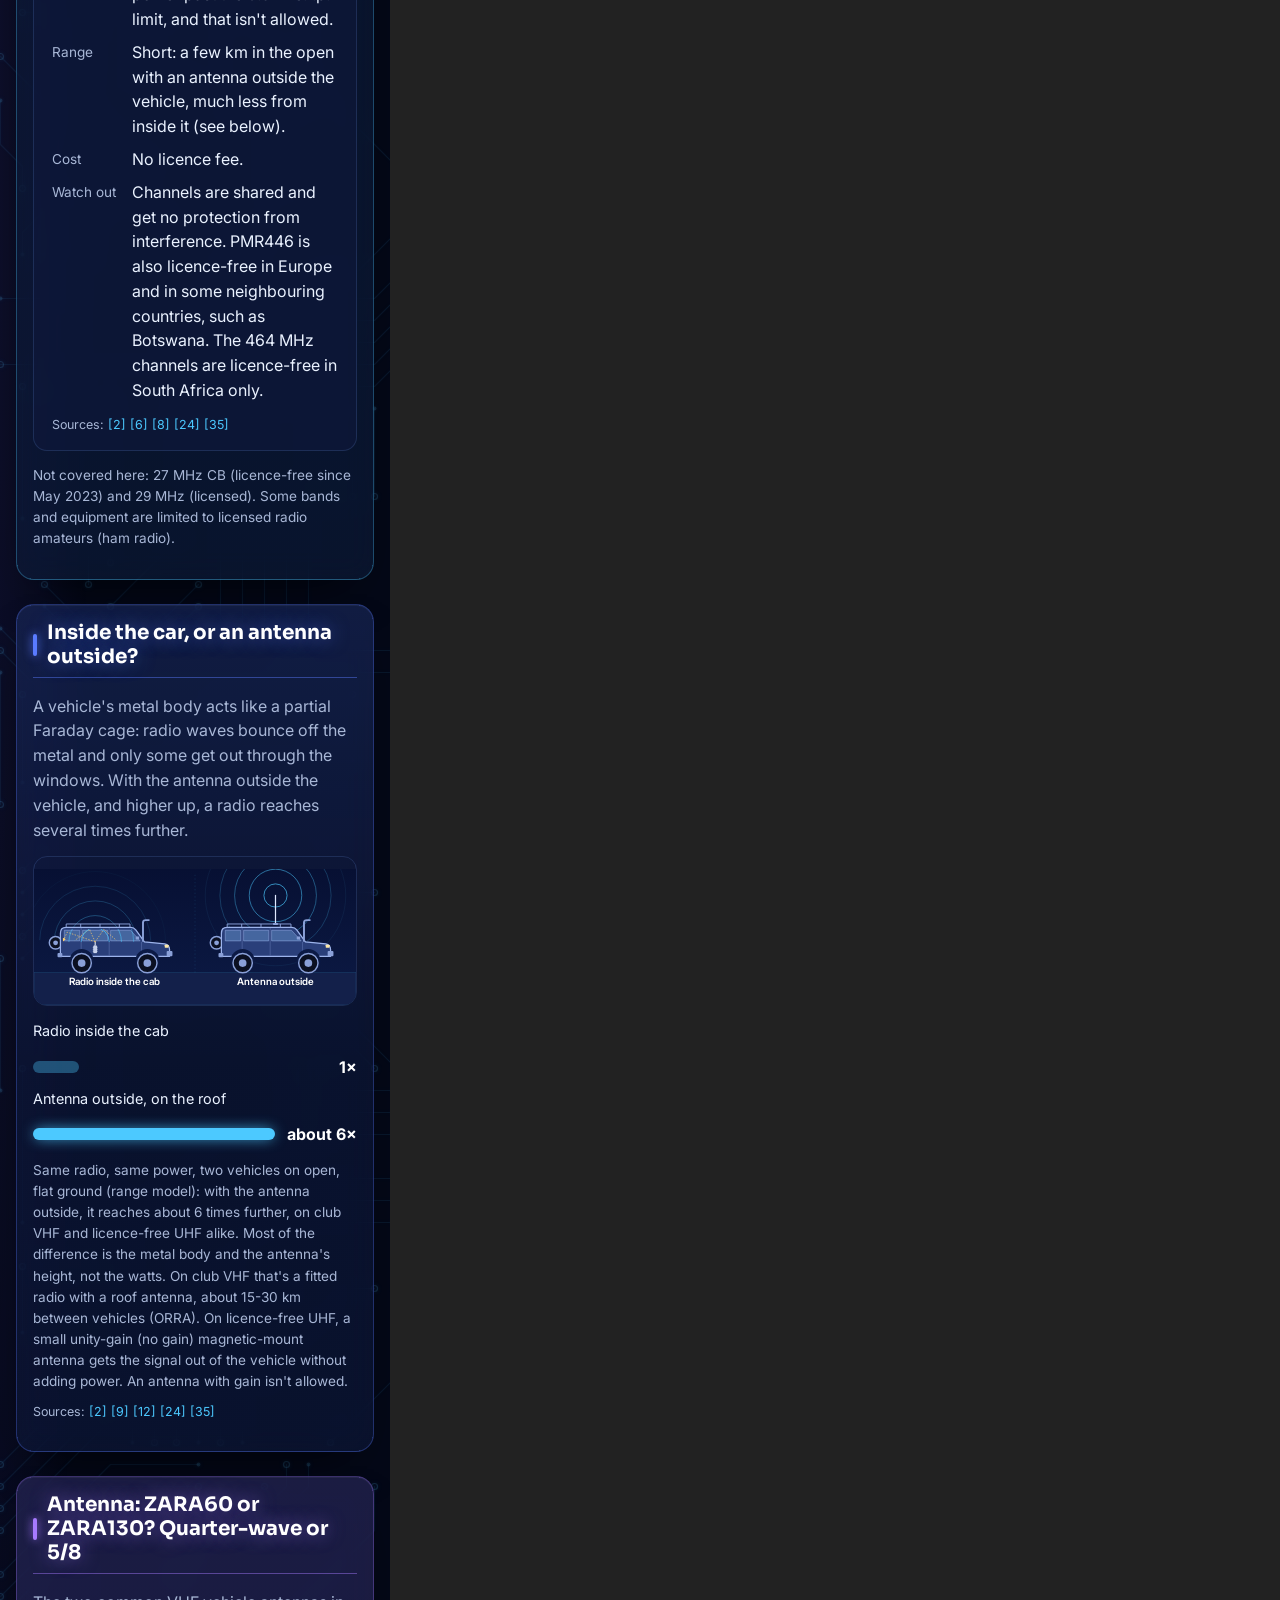
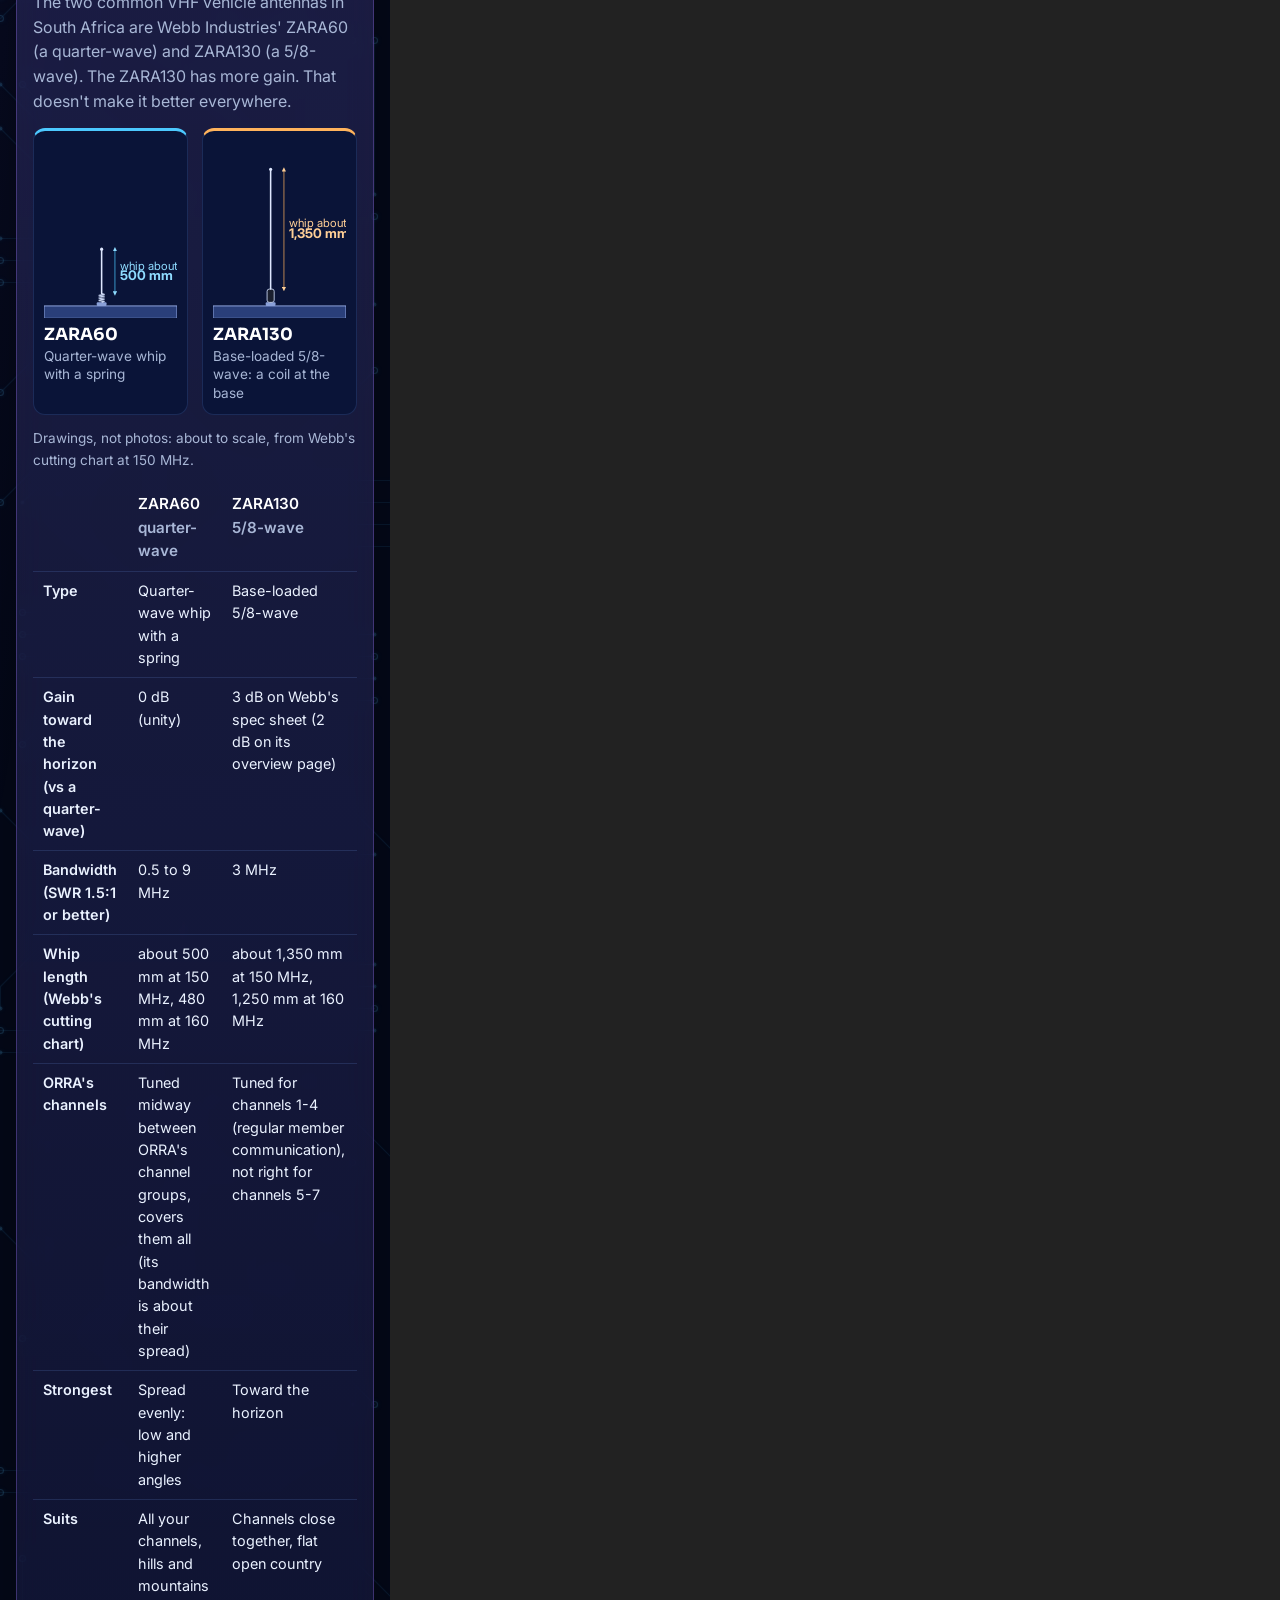
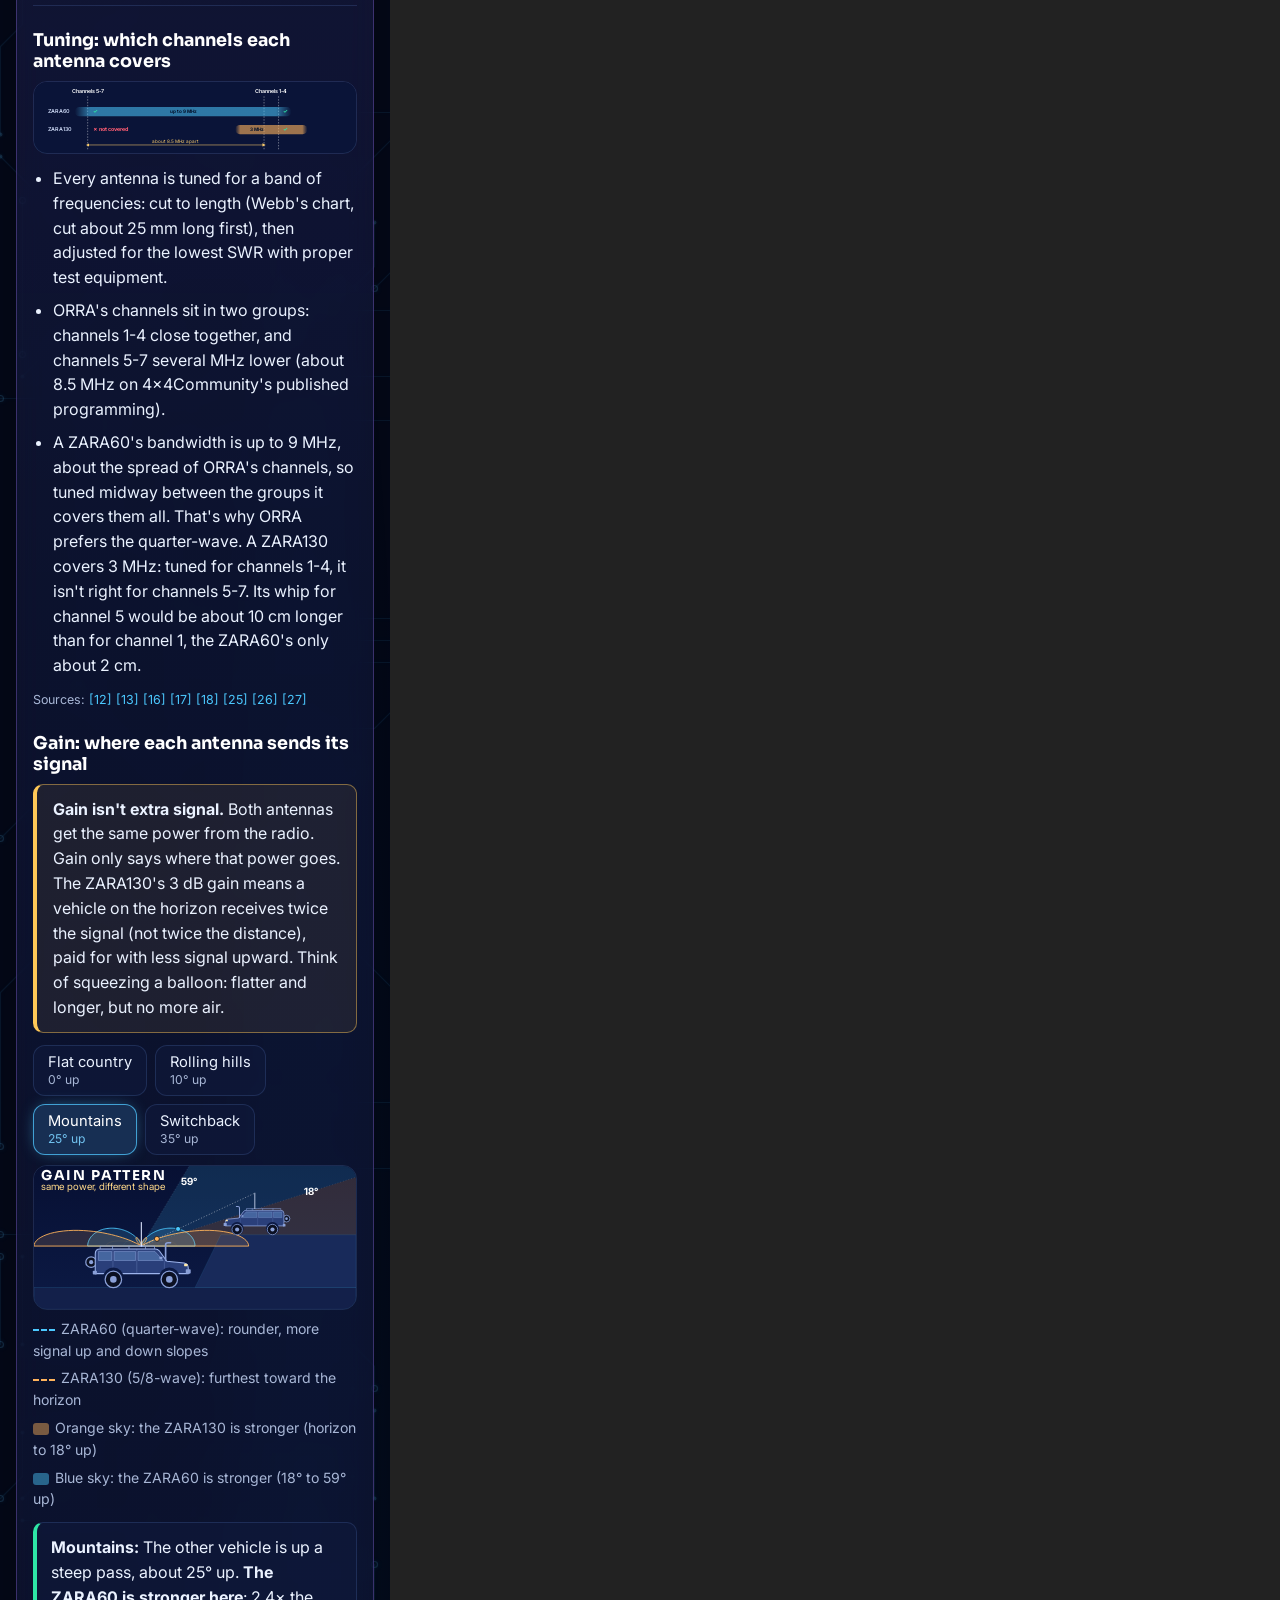
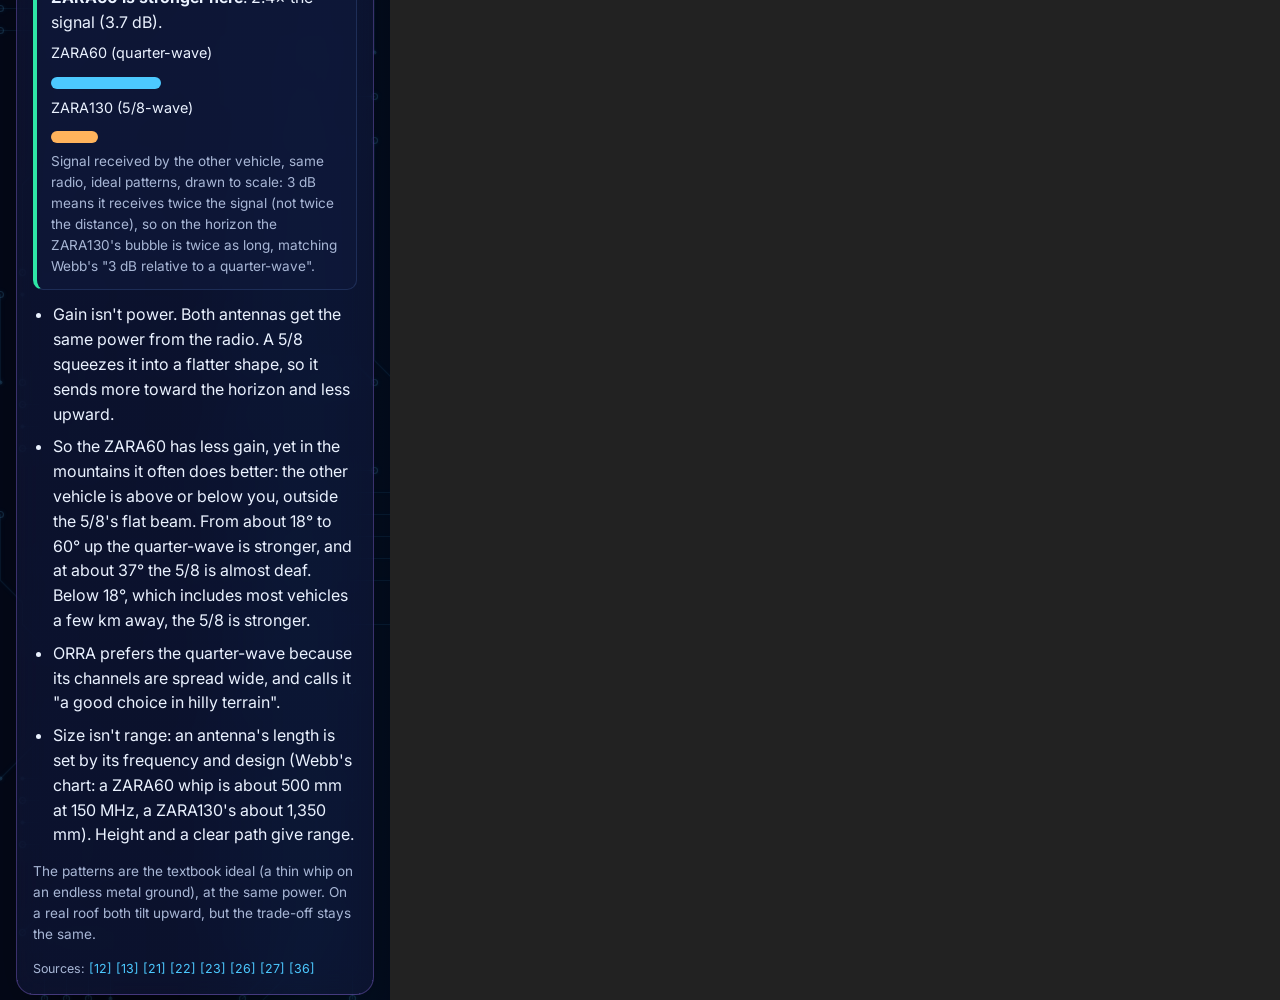
<file: tests/narrow.html>
<!doctype html>
<meta charset="utf-8">
<title>390 px check</title>
<style>body{margin:0;background:#222}iframe{width:390px;height:9000px;border:0;display:block}</style>
<iframe id="f" src="../index.html"></iframe>
</file>
<file: css/style.css>
/* Which Two-Way Radio? Colours and header follow the other PsyPhin tools (the
   navy "deep space" look shared by every PsyPhin site since 2026-10-18). Like
   the towing and ropes pages, nothing moves behind the text:
   <html data-circuit="still">. */
:root {
  --bg: #040817;
  --surface: #0b1330;
  --surface-2: #101a3c;
  --glass: rgba(11, 19, 48, 0.58);
  --glass-2: rgba(16, 26, 60, 0.6);
  --border: rgba(120, 170, 255, 0.16);
  --text: #eaf2ff;
  --text-muted: #a8b7d6;
  --accent: #4cc9ff;
  --accent-strong: #2f6bff;
  --accent-glow: rgba(76, 201, 255, 0.35);
  --violet: #7c5cff;
  --input-bg: color-mix(in srgb, var(--accent) 12%, var(--surface-2));
  --input-border: color-mix(in srgb, var(--accent) 70%, var(--border));
  --pass: #2ee6a6;
  --warn: #ffc857;
  --fail: #ff5d73;
  --info: #4cc9ff;
  --radius: 14px;
  --max-width: 1100px;
  --font-body: "Inter", system-ui, -apple-system, "Segoe UI", Roboto, sans-serif;
  --font-display: "Sora", "Inter", system-ui, sans-serif;
}

*, *::before, *::after { box-sizing: border-box; }
[hidden] { display: none !important; }

body {
  margin: 0;
  background: var(--bg);
  color: var(--text);
  font-family: var(--font-body);
  font-size: 1rem;
  line-height: 1.55;
  -webkit-font-smoothing: antialiased;
  overflow-x: hidden;
}

/* the same fixed layers as the other PsyPhin sites: circuit fallback tile + light */
body::before, body::after {
  content: "";
  position: fixed;
  inset: 0;
  z-index: -1;
  pointer-events: none;
}
body::before {
  opacity: 0.5;
  background-image: url("data:image/svg+xml,%3Csvg xmlns='http://www.w3.org/2000/svg' width='180' height='180' fill='none'%3E%3Cg stroke='%233fb6ff' stroke-opacity='0.18' stroke-width='1.1'%3E%3Cpath d='M0 40h46l18 18h44M108 58v42l18 18h54M24 180v-44l18-18h34M180 22h-34L124 0M76 118v-20l-14-14H0M146 180v-26l12-12h22'/%3E%3C/g%3E%3C/svg%3E");
}
.fx-circuit body::before { display: none; }
body::after {
  z-index: -2;
  inset: -20%;
  background:
    radial-gradient(38% 32% at 82% 8%, rgba(47, 107, 255, 0.18), transparent 70%),
    radial-gradient(30% 28% at 10% 40%, rgba(124, 92, 255, 0.1), transparent 70%),
    radial-gradient(34% 30% at 70% 85%, rgba(0, 180, 255, 0.07), transparent 70%);
}
.circuit-fx { position: fixed; top: 0; left: 0; z-index: -1; pointer-events: none; opacity: 0.5; }

::selection { background: rgba(76, 201, 255, 0.35); color: #fff; }
a { color: var(--accent); }
h1, h2, h3, h4 { font-family: var(--font-display); line-height: 1.2; margin: 0; }
.wrap { max-width: var(--max-width); margin: 0 auto; padding: 0 16px; }
.muted { color: var(--text-muted); }
.small { font-size: 0.85rem; color: var(--text-muted); }
.skip-link { position: absolute; left: -9999px; }
.skip-link:focus { left: 16px; top: 16px; z-index: 10; background: var(--surface); padding: 8px 12px; }

.mock-banner {
  margin: 0;
  padding: 8px 16px;
  text-align: center;
  font-size: 0.85rem;
  background: #fbbf24;
  color: #1a1405;
}

/* ------------------------------------------------------------ header */
.brand-bar {
  position: relative;
  overflow: hidden;
  background:
    radial-gradient(ellipse 55% 90% at 82% 40%, rgba(47, 107, 255, 0.22), transparent 65%),
    radial-gradient(ellipse 40% 70% at 0% 0%, rgba(124, 92, 255, 0.14), transparent 60%),
    linear-gradient(180deg, #030614, rgba(3, 6, 20, 0.72));
}
.brand-bar::after {
  content: "";
  position: absolute;
  left: 0; right: 0; bottom: 0;
  height: 1px;
  background: linear-gradient(90deg, transparent, rgba(76, 201, 255, 0.7) 30%, rgba(124, 92, 255, 0.7) 70%, transparent);
  box-shadow: 0 0 14px rgba(76, 201, 255, 0.55);
}
.brand-nav {
  max-width: 1120px;
  margin: 0 auto;
  padding: 14px 20px 0;
  display: flex;
  align-items: center;
  justify-content: space-between;
  flex-wrap: wrap;
  gap: 10px 16px;
}
.back-link {
  display: inline-flex;
  align-items: center;
  gap: 4px 10px;
  padding: 8px 16px 8px 12px;
  border: 1px solid rgba(76, 201, 255, 0.35);
  border-radius: 999px;
  background: rgba(10, 20, 52, 0.55);
  color: var(--text);
  font-size: 15px;
  font-weight: 600;
  text-decoration: none;
}
.back-link-arrow { color: var(--accent); font-size: 17px; }
.back-link-domain { color: var(--text-muted); font-weight: 500; font-size: 13px; }
.back-link:hover { background: rgba(76, 201, 255, 0.14); border-color: var(--accent); box-shadow: 0 0 22px rgba(76, 201, 255, 0.3); }
.nav { display: flex; gap: 18px; }
.nav a {
  color: var(--text-muted);
  text-decoration: none;
  font-family: var(--font-display);
  font-size: 0.85rem;
  font-weight: 500;
  letter-spacing: 0.14em;
  text-transform: uppercase;
}
.nav a:hover { color: var(--accent); text-shadow: 0 0 12px var(--accent-glow); }
.brand-inner {
  max-width: 1120px;
  margin: 0 auto;
  padding: 24px 20px 40px;
  display: flex;
  flex-wrap: wrap;
  align-items: center;
  gap: 20px 28px;
}
.brand-logo-link { flex-shrink: 0; display: block; }
.brand-logo { width: 150px; height: auto; display: block; mix-blend-mode: lighten; }
.brand-text { flex: 1 1 360px; min-width: 0; }
.brand-eyebrow {
  display: inline-flex;
  align-items: center;
  gap: 10px;
  margin: 0 0 10px;
  font-size: 12px;
  font-weight: 600;
  letter-spacing: 0.22em;
  text-transform: uppercase;
  color: var(--accent);
}
.brand-eyebrow::before {
  content: "";
  width: 28px;
  height: 1px;
  background: linear-gradient(90deg, transparent, var(--accent));
  box-shadow: 0 0 8px var(--accent);
}
.brand-bar h1 {
  margin: 0 0 12px;
  font-size: clamp(28px, 4vw, 42px);
  font-weight: 600;
  letter-spacing: -0.02em;
  background: linear-gradient(100deg, #ffffff 0%, #d6ecff 40%, #7fd6ff 75%, #8f7bff 100%);
  -webkit-background-clip: text;
  background-clip: text;
  -webkit-text-fill-color: transparent;
}
.brand-bar .subtitle { margin: 0; color: var(--text-muted); max-width: 62ch; font-size: 15px; line-height: 1.6; }

/* ------------------------------------------------------------ sections */
.law-note {
  margin: 24px 0 0;
  padding: 12px 16px;
  border: 1px solid rgba(76, 201, 255, 0.35);
  border-left: 4px solid var(--accent);
  border-radius: 10px;
  background: var(--glass-2);
  font-size: 0.95rem;
}
.law-note p { margin: 0; }

/* each section has its own tone (set per id below) to tell them apart */
.stage {
  --tone: var(--accent);
  position: relative;
  margin: 24px 0 0;
  padding: 22px;
  border: 1px solid color-mix(in srgb, var(--tone) 30%, transparent);
  border-radius: 18px;
  background:
    linear-gradient(180deg, color-mix(in srgb, var(--tone) 13%, transparent), color-mix(in srgb, var(--tone) 3%, transparent) 55%),
    var(--glass);
  -webkit-backdrop-filter: blur(14px) saturate(140%);
  backdrop-filter: blur(14px) saturate(140%);
  box-shadow: 0 24px 48px -24px rgba(0, 0, 0, 0.7), inset 0 1px 0 rgba(255, 255, 255, 0.05);
}
.stage::after {
  content: "";
  position: absolute;
  inset: 0;
  border-radius: inherit;
  pointer-events: none;
  --c: color-mix(in srgb, var(--tone) 75%, transparent);
  background:
    linear-gradient(var(--c), var(--c)) top left / 14px 1px,
    linear-gradient(var(--c), var(--c)) top left / 1px 14px,
    linear-gradient(var(--c), var(--c)) top right / 14px 1px,
    linear-gradient(var(--c), var(--c)) top right / 1px 14px,
    linear-gradient(var(--c), var(--c)) bottom left / 14px 1px,
    linear-gradient(var(--c), var(--c)) bottom left / 1px 14px,
    linear-gradient(var(--c), var(--c)) bottom right / 14px 1px,
    linear-gradient(var(--c), var(--c)) bottom right / 1px 14px;
  background-repeat: no-repeat;
  opacity: 0.7;
}
.part-label {
  display: flex;
  align-items: center;
  gap: 10px;
  margin: 0 0 16px;
  padding-bottom: 8px;
  font-size: 1.25rem;
  font-weight: 700;
  color: #fff;
  border-bottom: 1px solid color-mix(in srgb, var(--tone) 45%, transparent);
  text-shadow: 0 0 18px color-mix(in srgb, var(--tone) 55%, transparent);
}
.part-label::before {
  content: "";
  flex: none;
  width: 4px;
  height: 1.1em;
  border-radius: 2px;
  background: var(--tone);
  box-shadow: 0 0 10px var(--tone);
}
#need { --tone: #4cc9ff; }
#outside { --tone: #5b7cff; }
#antenna { --tone: #a77bff; }
#kinds { --tone: #2ee6a6; }
#licence { --tone: #ffc857; }
#illegal { --tone: #ff5d73; }
#examples { --tone: #ff8fc4; }
#approval { --tone: #3fd5d0; }
#digital { --tone: #8fa0ff; }
#sources { --tone: #a8b7d6; }
.lede { margin: 0 0 14px; color: var(--text-muted); }

/* ------------------------------------------------------------ chips (inputs are blue) */
.chips { display: flex; flex-wrap: wrap; gap: 8px; }
.chip { position: relative; cursor: pointer; }
.chip input { position: absolute; opacity: 0; pointer-events: none; }
.chip span {
  display: inline-flex;
  flex-direction: column;
  min-height: 40px;
  justify-content: center;
  padding: 7px 14px;
  border: 1px solid var(--border);
  border-radius: 12px;
  background: var(--glass-2);
  font-size: 0.92rem;
  line-height: 1.3;
}
.chip small { color: var(--text-muted); font-size: 0.76rem; }
.chip:hover span { border-color: var(--text-muted); }
.chip input:checked + span {
  background: var(--input-bg);
  border-color: var(--input-border);
  color: #fff;
  box-shadow: 0 0 18px -8px var(--accent);
}
.chip input:checked + span small { color: color-mix(in srgb, var(--accent) 60%, var(--text-muted)); }
.chip input:focus-visible + span { outline: 2px solid var(--accent); outline-offset: 2px; }

fieldset { border: 0; margin: 0; padding: 0; min-width: 0; }

/* ------------------------------------------------------------ question flow */
.flow { display: grid; grid-template-columns: minmax(0, 5fr) minmax(0, 7fr); gap: 22px; align-items: start; }
.questions { display: grid; gap: 18px; }
.q legend { display: flex; align-items: center; gap: 10px; margin-bottom: 8px; font-family: var(--font-display); font-weight: 600; }
.q-no {
  display: inline-grid;
  place-items: center;
  width: 24px; height: 24px;
  border-radius: 50%;
  border: 1px solid var(--input-border);
  color: var(--accent);
  font-size: 0.8rem;
}
.q .chips { flex-direction: column; align-items: stretch; }
.q .chip span { width: 100%; }

.result-card {
  padding: 18px 20px;
  border: 1px solid var(--border);
  border-radius: var(--radius);
  background: var(--glass-2);
  box-shadow: inset 4px 0 22px -14px var(--accent);
}
.eyebrow { margin: 0 0 4px; font-size: 0.75rem; letter-spacing: 0.18em; text-transform: uppercase; color: var(--accent); font-weight: 600; }
.result-head { display: flex; flex-wrap: wrap; align-items: center; gap: 8px 12px; }
.result-head h3 { font-size: 1.45rem; }
.result-lead { margin: 6px 0 10px; color: var(--text-muted); }
.badge {
  display: inline-block;
  padding: 3px 10px;
  border-radius: 999px;
  font-size: 0.78rem;
  font-weight: 600;
  border: 1px solid currentColor;
}
.badge--pass { color: var(--pass); }
.badge--warn { color: var(--warn); }
.badge--info { color: var(--info); }
.tips { margin: 0 0 12px; padding: 10px 12px 10px 30px; border-radius: 10px; background: rgba(76, 201, 255, 0.08); }
.tips li + li { margin-top: 4px; }
.tips-back { margin: 0 0 10px; }
.facts { margin: 0 0 12px; display: grid; gap: 8px; }
.facts > div { display: grid; grid-template-columns: 70px 1fr; gap: 10px; }
.facts dt { color: var(--text-muted); font-size: 0.85rem; padding-top: 2px; }
.facts dd { margin: 0; }
.caveat { margin: 0 0 12px; padding: 10px 12px; border-left: 3px solid var(--warn); border-radius: 8px; background: rgba(255, 200, 87, 0.08); }
.result-card h4 { margin: 14px 0 6px; font-size: 0.95rem; color: color-mix(in srgb, var(--accent) 55%, var(--text-muted)); letter-spacing: 0.06em; text-transform: uppercase; }
.steps, .watch { margin: 0; padding-left: 22px; }
.steps li + li, .watch li + li { margin-top: 4px; }
.border-box { margin-top: 14px; padding: 10px 12px; border: 1px dashed var(--border); border-radius: 10px; }
.border-box summary { cursor: pointer; font-weight: 600; }
.border-box p { margin: 8px 0 0; }
.link-btn {
  padding: 0;
  border: 0;
  background: none;
  color: var(--accent);
  font: inherit;
  font-weight: 600;
  text-decoration: underline;
  cursor: pointer;
}
.others { margin-top: 14px; display: grid; gap: 8px; }
.others-label { margin: 0; font-size: 0.8rem; letter-spacing: 0.14em; text-transform: uppercase; color: var(--text-muted); }
.other {
  display: grid;
  grid-template-columns: 1fr auto;
  gap: 2px 10px;
  text-align: left;
  padding: 10px 14px;
  border: 1px solid var(--border);
  border-radius: 12px;
  background: var(--glass-2);
  color: var(--text);
  font: inherit;
  cursor: pointer;
}
.other:hover { border-color: var(--accent); }
.other-title { font-weight: 600; }
.other-lead { grid-column: 1 / -1; color: var(--text-muted); font-size: 0.88rem; }
.dont-buy {
  margin-top: 18px;
  padding: 12px 16px;
  border: 1px solid rgba(255, 93, 115, 0.5);
  border-left: 4px solid var(--fail);
  border-radius: 10px;
  background: rgba(255, 93, 115, 0.07);
}
.dont-buy p { margin: 0; }
.dont-buy-title { font-family: var(--font-display); font-weight: 700; color: var(--fail); margin-bottom: 4px !important; }
.refs { margin: 10px 0 0 !important; font-size: 0.78rem; color: var(--text-muted); }
.refs a { text-decoration: none; }

/* ------------------------------------------------------------ range scene */
.try { display: flex; flex-wrap: wrap; align-items: center; gap: 8px 12px; margin-bottom: 12px; }
.try-label { font-size: 0.75rem; letter-spacing: 0.14em; text-transform: uppercase; color: color-mix(in srgb, var(--accent) 55%, var(--text-muted)); }
.try-chip {
  padding: 6px 12px;
  border: 1px solid var(--border);
  border-radius: 999px;
  background: var(--glass-2);
  color: var(--text);
  font: inherit;
  font-size: 0.85rem;
  cursor: pointer;
}
.try-chip:hover { border-color: var(--accent); color: #fff; }
.scene-wrap { border-radius: var(--radius); overflow: hidden; border: 1px solid var(--border); box-shadow: inset 0 -1px 0 rgba(76, 201, 255, 0.25); }
#scene { display: block; width: 100%; height: auto; font-family: var(--font-body); }
#scene .legend line { stroke-width: 4; stroke-linecap: round; }
#scene .legend text, #scene .note { fill: var(--text-muted); font-size: 13px; }
#scene .who { fill: #fff; font-size: 14px; font-weight: 600; }
#scene .dist { fill: #fff; font-size: 15px; font-weight: 600; }
#scene .ground { stroke: rgba(76, 201, 255, 0.35); stroke-width: 1.5; }
#scene .vehicle .body { fill: #263a73; stroke: #6f8fd6; stroke-width: 1.2; }
#scene .vehicle .glass { fill: #0e1838; stroke: #6f8fd6; stroke-width: 0.8; }
#scene .vehicle .wheel, #scene .vehicle .spare { fill: #0b1022; stroke: #8aa0d8; stroke-width: 3; }
#scene .vehicle .rack { fill: none; stroke: #8aa0d8; stroke-width: 2; }
#scene .note--on { fill: #c9d6f2; }
#scene .whip, #scene .stub { stroke: #dfe8ff; stroke-width: 2.5; stroke-linecap: round; }
#scene .stub--in { stroke: #93a6d6; }
#scene .handheld { fill: #dfe8ff; }
#scene .handheld--in { fill: #93a6d6; }
#scene .building .wall { fill: #263a73; stroke: #6f8fd6; }
#scene .building .roof { fill: #1b2a58; stroke: #6f8fd6; }
#scene .building .win { fill: #ffd98a; opacity: 0.55; }
#scene .building .door { fill: #0e1838; }
#scene .building .person { fill: #dfe8ff; }
#scene .tree rect { fill: #3a2f2a; }
#scene .tree ellipse { fill: #1f5a4a; stroke: #2e7d66; opacity: 0.92; }
#scene .sig { fill: none; stroke-width: 3; stroke-linecap: round; }
#scene .sig--clear { filter: drop-shadow(0 0 4px currentColor); }
#scene .sig--scratchy { stroke-dasharray: 10 7; opacity: 0.85; }
#scene .sig--none { opacity: 0.9; }
#scene .cross line { stroke-width: 3; stroke-linecap: round; }
#scene .pulse { fill: none; stroke-width: 3; stroke-linecap: round; stroke-dasharray: 2 26; opacity: 0.9; animation: pulse 1.6s linear infinite; }
@keyframes pulse { to { stroke-dashoffset: -56; } }

.band-cards { display: grid; grid-template-columns: repeat(2, minmax(0, 1fr)); gap: 12px; margin: 14px 0; }
.band-card {
  padding: 12px 14px;
  border: 1px solid var(--border);
  border-top: 3px solid var(--band);
  border-radius: 12px;
  background: var(--glass-2);
}
.band-card p { margin: 0; }
.band-name { font-family: var(--font-display); font-weight: 700; display: flex; align-items: center; gap: 8px; }
.swatch { width: 18px; height: 4px; border-radius: 2px; background: var(--band); }
.band-who { color: var(--text-muted); font-size: 0.88rem; }
.band-verdict { margin-top: 6px !important; font-size: 1.15rem; font-weight: 600; display: flex; align-items: center; gap: 8px; }
.dot { width: 12px; height: 12px; border-radius: 50%; }
.band-card--clear .dot { background: var(--pass); box-shadow: 0 0 10px var(--pass); }
.band-card--scratchy .dot { background: var(--warn); box-shadow: 0 0 10px var(--warn); }
.band-card--none .dot { background: var(--fail); box-shadow: 0 0 10px var(--fail); }
.band-reach { margin-top: 4px !important; font-size: 0.92rem; }
.band-note { margin-top: 6px !important; font-size: 0.82rem; color: var(--text-muted); }

.controls { display: grid; grid-template-columns: repeat(2, minmax(0, 1fr)); gap: 16px 22px; }
.ctl-label { display: block; margin-bottom: 6px; font-size: 0.75rem; letter-spacing: 0.14em; text-transform: uppercase; color: color-mix(in srgb, var(--accent) 55%, var(--text-muted)); }
.ctl .ctl { margin-top: 10px; }
.lock { margin: 8px 0 0; font-size: 0.85rem; color: var(--warn); }
.lock--open { color: var(--text-muted); }
.slider { display: grid; gap: 6px; margin-top: 10px; font-size: 0.9rem; }
.slider output { color: var(--accent); font-weight: 600; }
.slider--km { grid-column: 1 / -1; margin-top: 0; }
.slider--km output { font-size: 1.1rem; }
input[type="range"] { width: 100%; accent-color: var(--accent); }

.panels { display: grid; grid-template-columns: repeat(3, minmax(0, 1fr)); gap: 12px; margin-top: 18px; }
.panel { padding: 14px; border: 1px solid var(--border); border-radius: 12px; background: var(--glass-2); }
.panel h3 { font-size: 1rem; margin-bottom: 6px; }
.panel p { margin: 0; font-size: 0.92rem; color: var(--text-muted); }

/* ------------------------------------------------------------ antennas */
.sub-label { margin: 24px 0 8px; font-size: 1.1rem; color: #fff; }
.zara th, .zara td { font-size: 0.9rem; }
.zara thead th { text-transform: none; letter-spacing: 0; font-size: 0.95rem; color: #fff; }
.advice { display: grid; grid-template-columns: repeat(auto-fit, minmax(240px, 1fr)); gap: 12px; margin-top: 8px; }
.advice-card { padding: 14px; border: 1px solid var(--border); border-radius: 12px; background: var(--glass-2); }
.advice-card h3 { font-size: 1rem; margin-bottom: 6px; }
.advice-card p { margin: 0; font-size: 0.92rem; color: var(--text-muted); }
.bubble-controls { display: grid; grid-template-columns: minmax(0, 1fr) minmax(0, 2fr); gap: 14px 22px; margin-bottom: 12px; }
#bubble { display: block; width: 100%; height: auto; font-family: var(--font-body); }
#bubble .bground { fill: #13204a; stroke: rgba(76, 201, 255, 0.35); }
#bubble .mountain { fill: #182a5a; stroke: rgba(76, 201, 255, 0.25); }
#bubble .outline { fill: none; stroke-width: 2; stroke-dasharray: 6 5; }
#bubble .outline--q { stroke: #4cc9ff; }
#bubble .outline--f { stroke: #ffb35c; }
#bubble .bubble-fill { fill: rgba(124, 92, 255, 0.22); stroke: #cfd8ff; stroke-width: 2; }
#bubble .wave { fill: none; stroke: #cfd8ff; stroke-width: 1.5; }
#bubble .whip { stroke: #dfe8ff; stroke-width: 3; stroke-linecap: round; }
#bubble .ray { stroke: #fff; stroke-width: 1.5; stroke-dasharray: 3 5; opacity: 0.8; }
#bubble .hit { stroke: #040817; stroke-width: 2; }
#bubble .hit--q { fill: #4cc9ff; }
#bubble .hit--f { fill: #ffb35c; }
#bubble .station { fill: #2ee6a6; stroke: #040817; stroke-width: 2; }
#bubble .blabel { fill: #c9d6f2; font-size: 17px; }
.bubble-key { display: flex; flex-wrap: wrap; gap: 6px 18px; margin: 8px 0 0; font-size: 0.88rem; color: var(--text-muted); }
.bubble-key span::before { content: ""; display: inline-block; width: 22px; height: 0; margin-right: 6px; vertical-align: middle; border-top: 2px dashed; }
.bubble-key .k-q::before { border-color: #4cc9ff; }
.bubble-key .k-f::before { border-color: #ffb35c; }
.bubble-key .k-now::before { border: 0; width: 14px; height: 10px; border-radius: 3px; background: rgba(124, 92, 255, 0.5); }
.bubble-key .k-st::before { border: 0; width: 10px; height: 10px; border-radius: 50%; background: #2ee6a6; }
#bubble .blabel--now { fill: #fff; font-weight: 600; }
#bubble .vehicle .body { fill: #263a73; stroke: #6f8fd6; stroke-width: 1.2; }
#bubble .vehicle .glass { fill: #0e1838; stroke: #6f8fd6; stroke-width: 0.8; }
#bubble .vehicle .wheel, #bubble .vehicle .spare { fill: #0b1022; stroke: #8aa0d8; stroke-width: 3; }
#bubble .vehicle .rack { fill: none; stroke: #8aa0d8; stroke-width: 2; }
.bubble-readout { margin: 12px 0; padding: 12px 14px; border: 1px solid var(--border); border-left: 4px solid #2ee6a6; border-radius: 10px; background: var(--glass-2); }
.bubble-readout p { margin: 0; }
.bubble-readout p + p { margin-top: 4px; }

/* ------------------------------------------------------------ redesign (2026-10-21) */
.chooser { display: grid; grid-template-columns: repeat(2, minmax(0, 1fr)); gap: 16px 22px; }
.chooser .chips { flex-direction: column; align-items: stretch; }
.chooser .chip span { width: 100%; }
.answer {
  margin: 16px 0;
  padding: 12px 16px;
  border: 1px solid var(--input-border);
  border-radius: 12px;
  background: var(--input-bg);
  font-size: 1.02rem;
}
.answer-band {
  display: inline-block;
  margin-right: 8px;
  padding: 2px 10px;
  border-radius: 999px;
  background: var(--accent);
  color: #04122b;
  font-weight: 700;
  font-size: 0.85rem;
}
.bands { display: grid; grid-template-columns: repeat(2, minmax(0, 1fr)); gap: 14px; }
.band {
  position: relative;
  padding: 16px 18px;
  border: 1px solid var(--border);
  border-radius: var(--radius);
  background: var(--glass-2);
  transition: border-color 0.2s, box-shadow 0.2s;
}
.band--pick { border-color: var(--accent); box-shadow: 0 0 0 1px var(--accent), 0 0 30px -12px var(--accent); }
.band-pick-tag {
  display: none;
  position: absolute;
  top: -11px;
  right: 14px;
  margin: 0;
  padding: 1px 10px;
  border-radius: 999px;
  background: var(--accent);
  color: #04122b;
  font-size: 0.75rem;
  font-weight: 700;
}
.band--pick .band-pick-tag { display: block; }
.band-head { display: flex; align-items: center; gap: 10px; flex-wrap: wrap; }
.band-head h3 { font-size: 1.6rem; }
.band-lead { margin: 4px 0 12px; color: var(--text-muted); }
.band .facts > div { grid-template-columns: 80px 1fr; }

#outside-svg { display: block; width: 100%; height: auto; font-family: var(--font-body); margin-top: 12px; }
#outside-svg .divider { stroke: rgba(76, 201, 255, 0.3); stroke-dasharray: 4 6; }
#outside-svg .oground { fill: #13204a; stroke: rgba(76, 201, 255, 0.35); }
#outside-svg .wave-ring { fill: none; stroke: #4cc9ff; stroke-width: 2.5; }
#outside-svg .otitle { fill: #fff; font-size: 18px; font-weight: 600; }
#outside-svg .onote { fill: #c9d6f2; font-size: 14px; }
#outside-svg .vehicle .body, #bubble .vehicle .body { fill: #263a73; stroke: #6f8fd6; stroke-width: 1.2; }
#outside-svg .vehicle .glass { fill: #0e1838; stroke: #6f8fd6; stroke-width: 0.8; }
#outside-svg .vehicle .wheel, #outside-svg .vehicle .spare { fill: #0b1022; stroke: #8aa0d8; stroke-width: 3; }
#outside-svg .vehicle .rack { fill: none; stroke: #8aa0d8; stroke-width: 2; }
#outside-svg .whip, #outside-svg .stub { stroke: #dfe8ff; stroke-width: 2.5; stroke-linecap: round; }
#outside-svg .stub--in { stroke: #93a6d6; }
#outside-svg .handheld { fill: #dfe8ff; }
#outside-svg .handheld--in { fill: #93a6d6; }

.reach { display: grid; gap: 8px; margin: 14px 0 6px; }
.reach-row { display: grid; grid-template-columns: minmax(140px, 260px) 1fr auto; align-items: center; gap: 12px; }
.reach-label { font-size: 0.9rem; }
.reach-km { font-weight: 700; color: #fff; white-space: nowrap; }
.reach-bar { display: block; height: 12px; border-radius: 6px; }
.reach-bar--in { background: rgba(76, 201, 255, 0.35); }
.reach-bar--out { background: var(--accent); box-shadow: 0 0 14px -2px var(--accent); }
.reach-bar--q { background: #4cc9ff; }
.reach-bar--f { background: #ffb35c; }
.meters .reach-row { grid-template-columns: minmax(140px, 220px) 1fr; }
.meters { margin: 12px 0; padding: 12px 14px; border: 1px solid var(--border); border-left: 4px solid #2ee6a6; border-radius: 10px; background: var(--glass-2); display: grid; gap: 8px; }
.meters p { margin: 0; }
#antenna-scenario { margin-bottom: 10px; }
#bubble .fill-q { fill: rgba(76, 201, 255, 0.16); stroke: #4cc9ff; stroke-width: 2.5; }
#bubble .fill-f { fill: rgba(255, 179, 92, 0.14); stroke: #ffb35c; stroke-width: 2.5; }
#bubble .pulse-q { fill: none; stroke: #4cc9ff; stroke-width: 1.5; }
#bubble .pulse-f { fill: none; stroke: #ffb35c; stroke-width: 1.5; }
#bubble .blabel--q { fill: #8fdcff; }
#bubble .blabel--f { fill: #ffcf96; }

.points { margin: 12px 0; padding-left: 20px; display: grid; gap: 8px; }
.kinds { display: grid; grid-template-columns: repeat(2, minmax(0, 1fr)); gap: 14px; }
.kind, .licence, .illegal-card { padding: 16px; border: 1px solid var(--border); border-radius: 12px; background: var(--glass-2); }
.kind h3, .licence h3, .illegal-card h3 { font-size: 1.1rem; margin-bottom: 8px; }
.pros, .cons { list-style: none; margin: 0 0 10px; padding: 0; display: grid; gap: 6px; }
.pros li, .cons li { position: relative; padding-left: 26px; }
.pros li::before { content: "+"; position: absolute; left: 0; top: -1px; width: 18px; height: 18px; border-radius: 50%; display: grid; place-items: center; font-weight: 700; color: #04122b; background: var(--pass); font-size: 0.85rem; }
.cons li::before { content: "\2212"; position: absolute; left: 0; top: -1px; width: 18px; height: 18px; border-radius: 50%; display: grid; place-items: center; font-weight: 700; color: #04122b; background: var(--warn); font-size: 0.85rem; }
.kind-numbers { margin: 0; font-size: 0.9rem; }
.licences { display: grid; grid-template-columns: repeat(3, minmax(0, 1fr)); gap: 14px; }
.licence ol { margin: 0 0 10px; padding-left: 20px; }
.licence ol li + li { margin-top: 4px; }
.licence p { margin: 0 0 8px; }
.licence-who { color: var(--text-muted); }
.then { margin: 14px 0 0; padding: 10px 14px; border-left: 3px solid var(--accent); background: rgba(76, 201, 255, 0.07); border-radius: 8px; }
.then .refs { display: inline; }
.illegal { display: grid; grid-template-columns: repeat(2, minmax(0, 1fr)); gap: 14px; }
.illegal-card { border-left: 4px solid var(--fail); }
.illegal-card p { margin: 0; }

/* ------------------------------------------------------------ detailed 4x4, tuning */
#outside-svg .car .shell { fill: #2a3f7a; stroke: #9db4ec; stroke-width: 2.6; stroke-linejoin: round; }
#outside-svg .car .glass2 { fill: rgba(140, 200, 255, 0.28); stroke: #9db4ec; stroke-width: 1; }
#outside-svg .car .seam { fill: none; stroke: rgba(157, 180, 236, 0.55); stroke-width: 1; }
#outside-svg .car .arch { fill: #0c1a45; }
#outside-svg .car .tyre { fill: #0b1022; stroke: #8aa0d8; stroke-width: 3; }
#outside-svg .car .rim { fill: #8aa0d8; }
#outside-svg .car .trim { fill: #8aa0d8; }
#outside-svg .car .lamp { fill: #ffe9a8; }
#outside-svg .car .rack { fill: none; stroke: #8aa0d8; stroke-width: 2; }
#outside-svg .car .snorkel { fill: none; stroke: #8aa0d8; stroke-width: 4; stroke-linecap: round; }
#outside-svg .radio-in rect { fill: rgba(223, 232, 255, 0.85); stroke: #fff; stroke-dasharray: 2 2; }
#outside-svg .radio-in line { stroke: #fff; stroke-width: 2; }
#outside-svg .bounce { fill: none; stroke: #ffcf6b; stroke-width: 1.4; stroke-dasharray: 3 3; }
#outside-svg .arrowhead, #tuning-svg .arrowhead { fill: #ffcf6b; }
#tuning-svg { display: block; width: 100%; height: auto; font-family: var(--font-body); background: #0a1438; }
#tuning-svg .chan { stroke: rgba(255, 255, 255, 0.55); stroke-width: 2; stroke-dasharray: 4 4; }
#tuning-svg .tchan { fill: #fff; font-size: 15px; font-weight: 600; }
#tuning-svg .tlabel { fill: #c9d6f2; font-size: 15px; font-weight: 600; }
#tuning-svg .bw--q { stroke: none; }
#tuning-svg #g60 stop { stop-color: rgba(76, 201, 255, 0.55); }
#tuning-svg .bw--f { stroke: none; }
#tuning-svg #g130 stop { stop-color: rgba(255, 179, 92, 0.6); }
#tuning-svg .tmark { font-size: 15px; font-weight: 700; }
#tuning-svg .tmark--ok { fill: var(--pass); }
#tuning-svg .tmark--bad { fill: var(--fail); }
#tuning-svg .dim { stroke: #ffcf6b; stroke-width: 1.5; }
#tuning-svg .tdim { fill: #ffcf6b; font-size: 13px; }
#bubble .blabel--ratio { fill: #2ee6a6; font-weight: 700; }

/* ------------------------------------------------------------ photos, examples, digital */
.photo-fig { margin: 0; }
.photo-fig img { display: block; width: 100%; height: auto; border-radius: 12px; border: 1px solid var(--border); }
.photo-fig figcaption { margin-top: 6px; font-size: 0.85rem; color: var(--text-muted); }
.photo-wrap { position: relative; }
.photo-badge {
  position: absolute;
  bottom: 10px;
  transform: translateX(-50%);
  width: 30px; height: 30px;
  display: grid; place-items: center;
  border-radius: 50%;
  font-weight: 700;
  color: #04122b;
  border: 2px solid #04122b;
  box-shadow: 0 2px 8px rgba(0, 0, 0, 0.5);
}
.photo-badge--pass { background: var(--pass); }
.photo-badge--fail { background: var(--fail); }
.photo-badge--warn { background: var(--warn); }
.examples { display: grid; grid-template-columns: minmax(0, 5fr) minmax(0, 7fr); gap: 18px; align-items: start; }
.example-cards { display: grid; gap: 12px; }
@media (min-width: 861px) { .examples > .photo-fig { position: sticky; top: 16px; } }
.example { padding: 14px 16px; border: 1px solid var(--border); border-radius: 12px; background: var(--glass-2); border-left: 4px solid var(--fail); }
.example--pass { border-left-color: var(--pass); }
.example p { margin: 0 0 6px; }
.example-head { display: flex; align-items: center; gap: 10px; }
.example-head h3 { font-size: 1.05rem; }
.example-no { flex: none; width: 26px; height: 26px; border-radius: 50%; display: grid; place-items: center; font-weight: 700; font-size: 0.85rem; color: #04122b; background: var(--fail); }
.example--pass .example-no { background: var(--pass); }
.example-verdict { margin: 6px 0 !important; font-weight: 700; color: var(--fail); }
.example--pass .example-verdict { color: var(--pass); }
.example--warn { border-left-color: var(--warn); }
.example--warn .example-no { background: var(--warn); }
.example--warn .example-verdict { color: var(--warn); }
.approval { display: grid; grid-template-columns: minmax(0, 7fr) minmax(0, 4fr); gap: 18px; align-items: start; }
.photo-fig--label { max-width: 360px; justify-self: end; }
.digital { display: grid; grid-template-columns: repeat(2, minmax(0, 1fr)); gap: 14px; }
.digital-card { padding: 14px 16px; border: 1px solid var(--border); border-radius: 12px; background: var(--glass-2); }
.digital-card h3 { font-size: 1.05rem; margin-bottom: 6px; }
.digital-card p { margin: 0; color: var(--text-muted); }
.digital-card:last-child { border-color: var(--accent); }
.digital-card:last-child p { color: var(--text); }

/* ------------------------------------------------------------ explainers, tables */
.explainer { margin-top: 12px; border: 1px solid var(--border); border-radius: 12px; background: var(--glass-2); }
.explainer summary { padding: 12px 16px; cursor: pointer; font-family: var(--font-display); font-weight: 600; font-size: 1.05rem; }
.explainer summary:hover { color: var(--accent); }
.explainer-body { padding: 0 16px 14px; }
.explainer-body p, .explainer-body ul { margin: 0 0 10px; }
.explainer-body li + li { margin-top: 6px; }
.table-wrap { overflow-x: auto; margin: 0 0 10px; }
table { width: 100%; border-collapse: collapse; font-size: 0.92rem; }
th, td { text-align: left; vertical-align: top; padding: 8px 10px; border-bottom: 1px solid var(--border); }
thead th { color: var(--text-muted); font-weight: 600; font-size: 0.8rem; letter-spacing: 0.08em; text-transform: uppercase; }
tbody th { font-weight: 600; }
.vs-pick { color: var(--accent); font-weight: 600; white-space: nowrap; }
.breakdown td { white-space: nowrap; }
.links { margin: 10px 0 0; }

.myths { display: grid; grid-template-columns: repeat(2, minmax(0, 1fr)); gap: 12px; }
.myth { padding: 14px; border: 1px solid var(--border); border-radius: 12px; background: var(--glass-2); }
.myth p { margin: 0; }
.myth-q { color: var(--text-muted); }
.myth-a { margin-top: 6px !important; }
.tag { display: inline-block; margin-right: 6px; padding: 1px 8px; border-radius: 6px; font-size: 0.72rem; font-weight: 700; letter-spacing: 0.08em; text-transform: uppercase; }
.tag--myth { background: rgba(255, 93, 115, 0.18); color: var(--fail); }
.tag--fact { background: rgba(46, 230, 166, 0.16); color: var(--pass); }

.source-list { margin: 0; padding-left: 24px; display: grid; gap: 8px; font-size: 0.9rem; }
.src-by { font-weight: 700; }
.src-kind { margin-left: 6px; padding: 0 6px; border: 1px solid var(--border); border-radius: 6px; font-size: 0.72rem; color: var(--text-muted); }
.source-list li:target { background: rgba(76, 201, 255, 0.1); border-radius: 6px; }

.site-footer { border-top: 1px solid var(--border); margin-top: 48px; padding: 20px 0 32px; color: var(--text-muted); font-size: 0.875rem; }
.site-footer p { margin: 4px 0; }

/* ------------------------------------------------------------ narrow screens */
@media (max-width: 860px) {
  .flow, .controls, .panels, .myths, .bubble-controls, .chooser, .bands, .kinds, .licences, .illegal, .examples, .approval, .digital { grid-template-columns: 1fr; }
  .photo-fig--label { justify-self: start; }
  .reach-row { grid-template-columns: 1fr auto; }
  .reach-row .reach-label { grid-column: 1 / -1; }
  .meters .reach-row { grid-template-columns: 1fr; }
}
@media (max-width: 560px) {
  .stage { padding: 16px; }
  .band-cards { grid-template-columns: 1fr; }
  .brand-logo { width: 110px; }
  .brand-inner { padding: 16px 16px 28px; }
  .back-link-domain { display: none; }
  .nav { gap: 12px; }
  .nav a { font-size: 0.75rem; letter-spacing: 0.1em; }
  .facts > div { grid-template-columns: 1fr; gap: 0; }
  /* the scene shrinks to about 40%: bigger labels, drop the small notes */
  #scene .who, #scene .dist { font-size: 30px; }
  #scene .legend text { font-size: 28px; }
  #scene .legend line { stroke-width: 8; }
  #scene .note { display: none; }
  #scene .note--on { display: inline; font-size: 26px; }
  #bubble .blabel { display: none; }
  #outside-svg .otitle { font-size: 28px; }
  #outside-svg .onote { display: none; }
}
.badge { white-space: nowrap; }
@media (max-width: 420px) {
  .back-link-more { display: none; }
}

@media (prefers-reduced-motion: reduce) {
  #scene .pulse { animation: none; display: none; }
  html { scroll-behavior: auto; }
}
#outside-svg .onote--esc { fill: #ffcf6b; }
@media (max-width: 560px) { #outside-svg .onote--esc { display: none; } }
#tuning-svg .tdim--in { fill: #04122b; font-weight: 700; }

/* the detailed 4x4 in the antenna diagram */
#bubble .car .shell { fill: #2a3f7a; stroke: #9db4ec; stroke-width: 2.6; stroke-linejoin: round; }
#bubble .car .glass2 { fill: rgba(140, 200, 255, 0.28); stroke: #9db4ec; stroke-width: 1; }
#bubble .car .seam { fill: none; stroke: rgba(157, 180, 236, 0.55); stroke-width: 1; }
#bubble .car .arch { fill: #0c1a45; }
#bubble .car .tyre { fill: #0b1022; stroke: #8aa0d8; stroke-width: 3; }
#bubble .car .rim, #bubble .car .trim { fill: #8aa0d8; }
#bubble .car .lamp { fill: #ffe9a8; }
#bubble .car .rack { fill: none; stroke: #8aa0d8; stroke-width: 2; }
#bubble .car .snorkel { fill: none; stroke: #8aa0d8; stroke-width: 4; stroke-linecap: round; }
#bubble .car .whip { stroke: #dfe8ff; stroke-width: 3; stroke-linecap: round; }

/* ------------------------------------------------------------ antenna drawings, gain (2026-10-23) */
.ant-pics { display: grid; grid-template-columns: repeat(2, minmax(0, 1fr)); gap: 14px; max-width: 640px; margin: 4px 0 6px; }
.ant-pic { margin: 0; padding: 10px 10px 12px; border: 1px solid var(--border); border-radius: 12px; background: #0a1438; }
.ant-pic--q { border-top: 3px solid #4cc9ff; }
.ant-pic--f { border-top: 3px solid #ffb35c; }
.ant-pic svg { display: block; width: 100%; height: auto; font-family: var(--font-body); }
.ant-pic figcaption { margin-top: 6px; font-size: 0.85rem; color: var(--text-muted); line-height: 1.35; }
.ant-pic figcaption strong { display: block; font-family: var(--font-display); font-size: 1.05rem; color: #fff; }
.ant-pic .proof { fill: #2a3f7a; stroke: #9db4ec; stroke-width: 2; }
.ant-pic .pmount { fill: #8aa0d8; }
.ant-pic .pspring { fill: none; stroke: #c9d6f2; stroke-width: 2.5; stroke-linejoin: round; }
.ant-pic .pcoil { fill: #1a1f2e; stroke: #c9d6f2; stroke-width: 2; }
.ant-pic .pwhip { stroke: #dfe8ff; stroke-width: 3.5; stroke-linecap: round; }
.ant-pic .ptip { fill: #dfe8ff; }
.ant-pic--q .pdim { stroke: #4cc9ff; stroke-width: 1.6; }
.ant-pic--f .pdim { stroke: #ffb35c; stroke-width: 1.6; }
.ant-pic--q .parrow, .ant-pic--q .pdim-t { fill: #8fdcff; }
.ant-pic--f .parrow, .ant-pic--f .pdim-t { fill: #ffcf96; }
.ant-pic .pdim-t { font-size: 20px; }
.ant-pic .pdim-t--n { font-size: 24px; font-weight: 700; }

.gain-note { margin: 0 0 12px; padding: 12px 16px; border: 1px solid rgba(255, 200, 87, 0.45); border-left: 4px solid var(--warn); border-radius: 10px; background: rgba(255, 200, 87, 0.08); }
.gain-note p { margin: 0; }
#bubble .sector--f { fill: rgba(255, 179, 92, 0.17); }
#bubble .sector--q { fill: rgba(76, 201, 255, 0.14); }
#bubble .sector-edge { stroke: rgba(255, 255, 255, 0.35); stroke-width: 1.2; stroke-dasharray: 2 6; }
#bubble .sector-deg { fill: #fff; font-size: 16px; font-weight: 700; }
#bubble .btitle { fill: #fff; font-family: var(--font-display); font-size: 24px; font-weight: 700; letter-spacing: 0.12em; }
#bubble .bsub { fill: #ffd98a; font-size: 17px; }
.bubble-key .k-sf::before, .bubble-key .k-sq::before { border: 0; width: 16px; height: 12px; border-radius: 3px; }
.bubble-key .k-sf::before { background: rgba(255, 179, 92, 0.45); }
.bubble-key .k-sq::before { background: rgba(76, 201, 255, 0.45); }
@media (max-width: 560px) {
  #bubble .btitle { font-size: 38px; }
  #bubble .bsub { font-size: 28px; }
  #bubble .sector-deg { font-size: 28px; }
  .ant-pic .pdim-t { font-size: 26px; }
  .ant-pic .pdim-t--n { font-size: 30px; }
}
</file>
